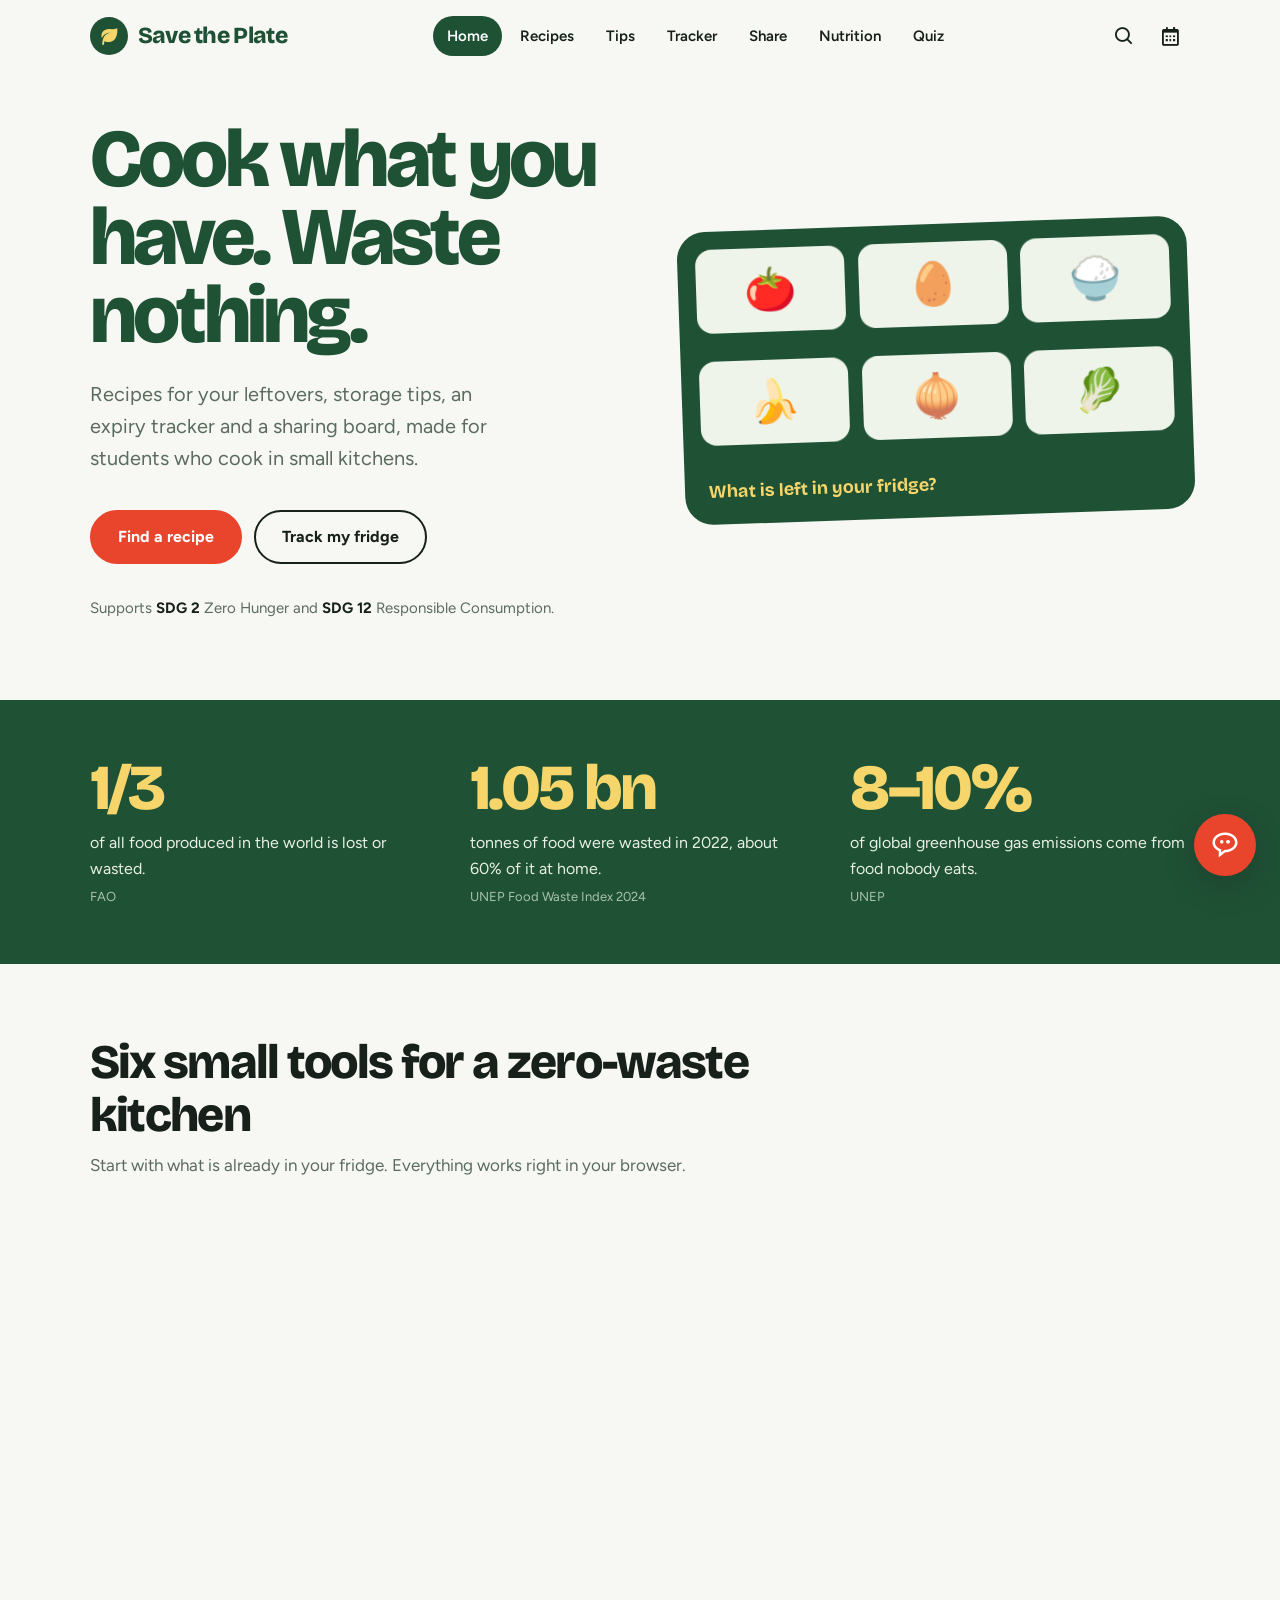
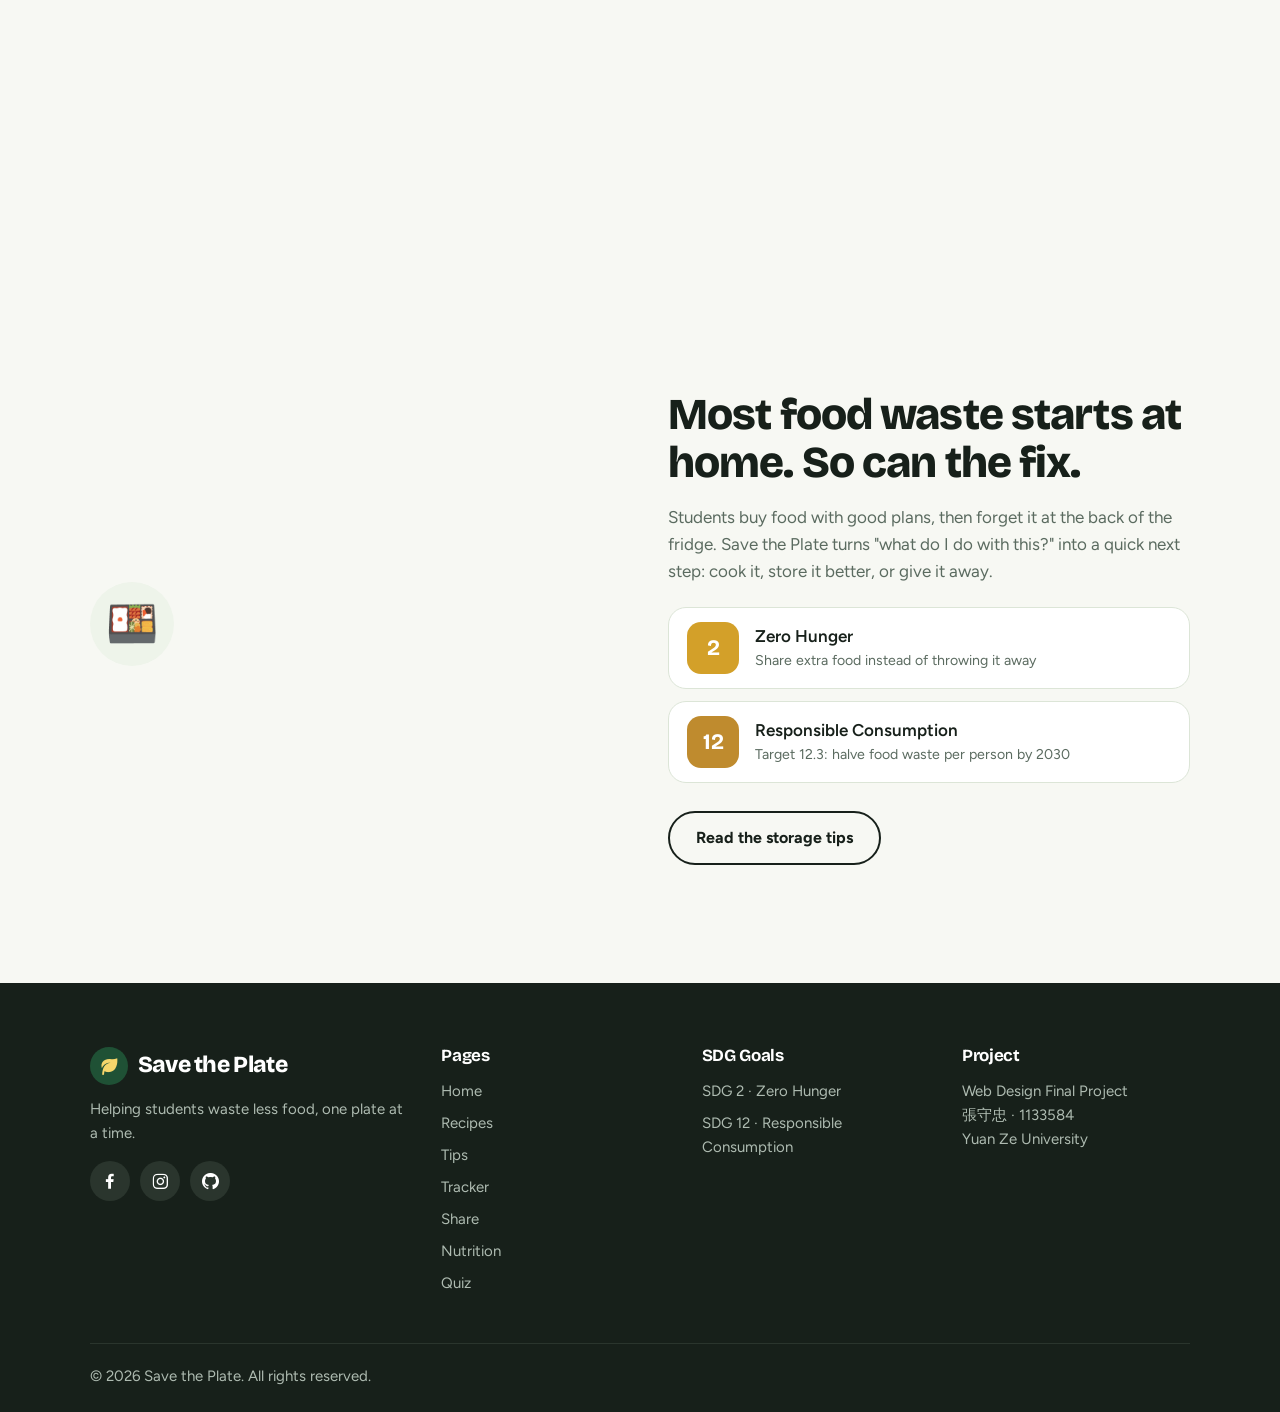
<file: index.html>
<!DOCTYPE html>
<html lang="en">
<head>
    <meta charset="UTF-8">
    <meta name="viewport" content="width=device-width, initial-scale=1.0">
    <title>Save the Plate - Home</title>
    <link rel="stylesheet" href="https://unpkg.com/boxicons@2.1.4/css/boxicons.min.css">
    <link rel="stylesheet" href="style.css?v=5">
    <script src="photos.js?v=5"></script>
</head>
<body>

<header class="header">
    <a href="index.html" class="logo"><i class='bx bxs-leaf'></i>Save the Plate</a>
    <nav class="navbar">
        <a href="index.html" class="active">Home</a>
        <a href="recipes.html">Recipes</a>
        <a href="tips.html">Tips</a>
        <a href="tracker.html">Tracker</a>
        <a href="share.html">Share</a>
        <a href="nutrition.html">Nutrition</a>
        <a href="quiz.html">Quiz</a>
    </nav>
    <div class="icons">
        <a href="recipes.html" class='bx bx-search' title="Find recipes"></a>
        <a href="tracker.html" class='bx bx-calendar' title="Expiry tracker"></a>
        <div class='bx bx-menu' id="menu-icon"></div>
    </div>
</header>

<!-- HERO -->
<section class="hero">
    <div>
        <h1>Cook what you have. Waste nothing.</h1>
        <p class="lead">Recipes for your leftovers, storage tips, an expiry tracker and a sharing board, made for students who cook in small kitchens.</p>
        <a href="recipes.html" class="btn">Find a recipe</a>
        <a href="tracker.html" class="btn outline">Track my fridge</a>
        <p class="hero-note">Supports <b>SDG 2</b> Zero Hunger and <b>SDG 12</b> Responsible Consumption.</p>
    </div>
    <div class="crate" id="crate" aria-label="Photos of everyday ingredients">
    </div>
</section>

<!-- NUMBERS -->
<section class="band">
    <div>
        <div class="big-number">1/3</div>
        <p>of all food produced in the world is lost or wasted.</p>
        <small>FAO</small>
    </div>
    <div>
        <div class="big-number">1.05 bn</div>
        <p>tonnes of food were wasted in 2022, about 60% of it at home.</p>
        <small>UNEP Food Waste Index 2024</small>
    </div>
    <div>
        <div class="big-number">8–10%</div>
        <p>of global greenhouse gas emissions come from food nobody eats.</p>
        <small>UNEP</small>
    </div>
</section>

<!-- TOOLS -->
<section id="features">
    <div class="heading">
        <h2>Six small tools for a zero-waste kitchen</h2>
        <p>Start with what is already in your fridge. Everything works right in your browser.</p>
    </div>
    <div class="bento">
        <a href="recipes.html" class="tile big">
            <i class='bx bx-dish'></i>
            <div class="stack" id="stack"></div>
            <h3>Leftover recipes</h3>
            <p>Tick the ingredients you have and get meals you can cook tonight, best matches first.</p>
        </a>
        <a href="tips.html" class="tile">
            <i class='bx bx-cabinet'></i>
            <h3>Storage tips</h3>
            <p>How long food lasts, and where to keep it.</p>
        </a>
        <a href="tracker.html" class="tile">
            <i class='bx bx-calendar-exclamation'></i>
            <h3>Expiry tracker</h3>
            <p>See what to eat first, before it goes bad.</p>
        </a>
        <a href="share.html" class="tile">
            <i class='bx bx-donate-heart'></i>
            <h3>Food sharing</h3>
            <p>Give extra food to students nearby.</p>
        </a>
        <a href="nutrition.html" class="tile">
            <i class='bx bx-bowl-rice'></i>
            <h3>Nutrition diary</h3>
            <p>Calories and macros, so you cook just enough.</p>
        </a>
        <a href="quiz.html" class="tile yellow" style="grid-column: 1 / -1; min-height: 150px;">
            <i class='bx bx-brain'></i>
            <h3>How much do you know about food waste?</h3>
            <p>Take the 7-question quiz and learn a fact with every answer.</p>
        </a>
    </div>
</section>

<!-- ABOUT / SDG -->
<section class="about" id="about">
    <div id="aboutPhoto"></div>
    <div>
        <h2>Most food waste starts at home. So can the fix.</h2>
        <p>Students buy food with good plans, then forget it at the back of the fridge. Save the Plate turns "what do I do with this?" into a quick next step: cook it, store it better, or give it away.</p>
        <div class="goals">
            <div class="goal g2"><b>2</b><span>Zero Hunger<small>Share extra food instead of throwing it away</small></span></div>
            <div class="goal g12"><b>12</b><span>Responsible Consumption<small>Target 12.3: halve food waste per person by 2030</small></span></div>
        </div>
        <a href="tips.html" class="btn outline">Read the storage tips</a>
    </div>
</section>

<footer class="footer">
    <div class="footer-grid">
        <div>
            <a href="index.html" class="logo"><i class='bx bxs-leaf'></i>Save the Plate</a>
            <p>Helping students waste less food, one plate at a time.</p>
            <div class="social">
                <a href="#"><i class='bx bxl-facebook'></i></a>
                <a href="#"><i class='bx bxl-instagram'></i></a>
                <a href="#"><i class='bx bxl-github'></i></a>
            </div>
        </div>
        <div>
            <h4>Pages</h4>
            <a href="index.html">Home</a>
            <a href="recipes.html">Recipes</a>
            <a href="tips.html">Tips</a>
            <a href="tracker.html">Tracker</a>
            <a href="share.html">Share</a>
            <a href="nutrition.html">Nutrition</a>
            <a href="quiz.html">Quiz</a>
        </div>
        <div>
            <h4>SDG Goals</h4>
            <a href="#about">SDG 2 · Zero Hunger</a>
            <a href="#about">SDG 12 · Responsible Consumption</a>
        </div>
        <div>
            <h4>Project</h4>
            <p>Web Design Final Project</p>
            <p>張守忠 · 1133584</p>
            <p>Yuan Ze University</p>
        </div>
    </div>
    <p class="copyright">© 2026 Save the Plate. All rights reserved.</p>
</footer>

<script>
    // Ingredient photos for the hero crate and the recipes tile
    document.getElementById("crate").innerHTML =
        ["tomato", "egg", "rice", "banana", "onion", "cabbage"].map(function (k) {
            return photoTag(k, "crate-photo", 360);
        }).join("") + '<div class="crate-label">What is left in your fridge?</div>';
    document.getElementById("stack").innerHTML =
        ["rice", "egg", "tomato"].map(function (k) { return photoTag(k, "stack-photo", 200); }).join("");
    document.getElementById("aboutPhoto").innerHTML = photoTag("meal", "about-photo", 900);
</script>
<script src="script.js?v=5"></script>
<script src="chatbot.js?v=5"></script>
</body>
</html>
</file>
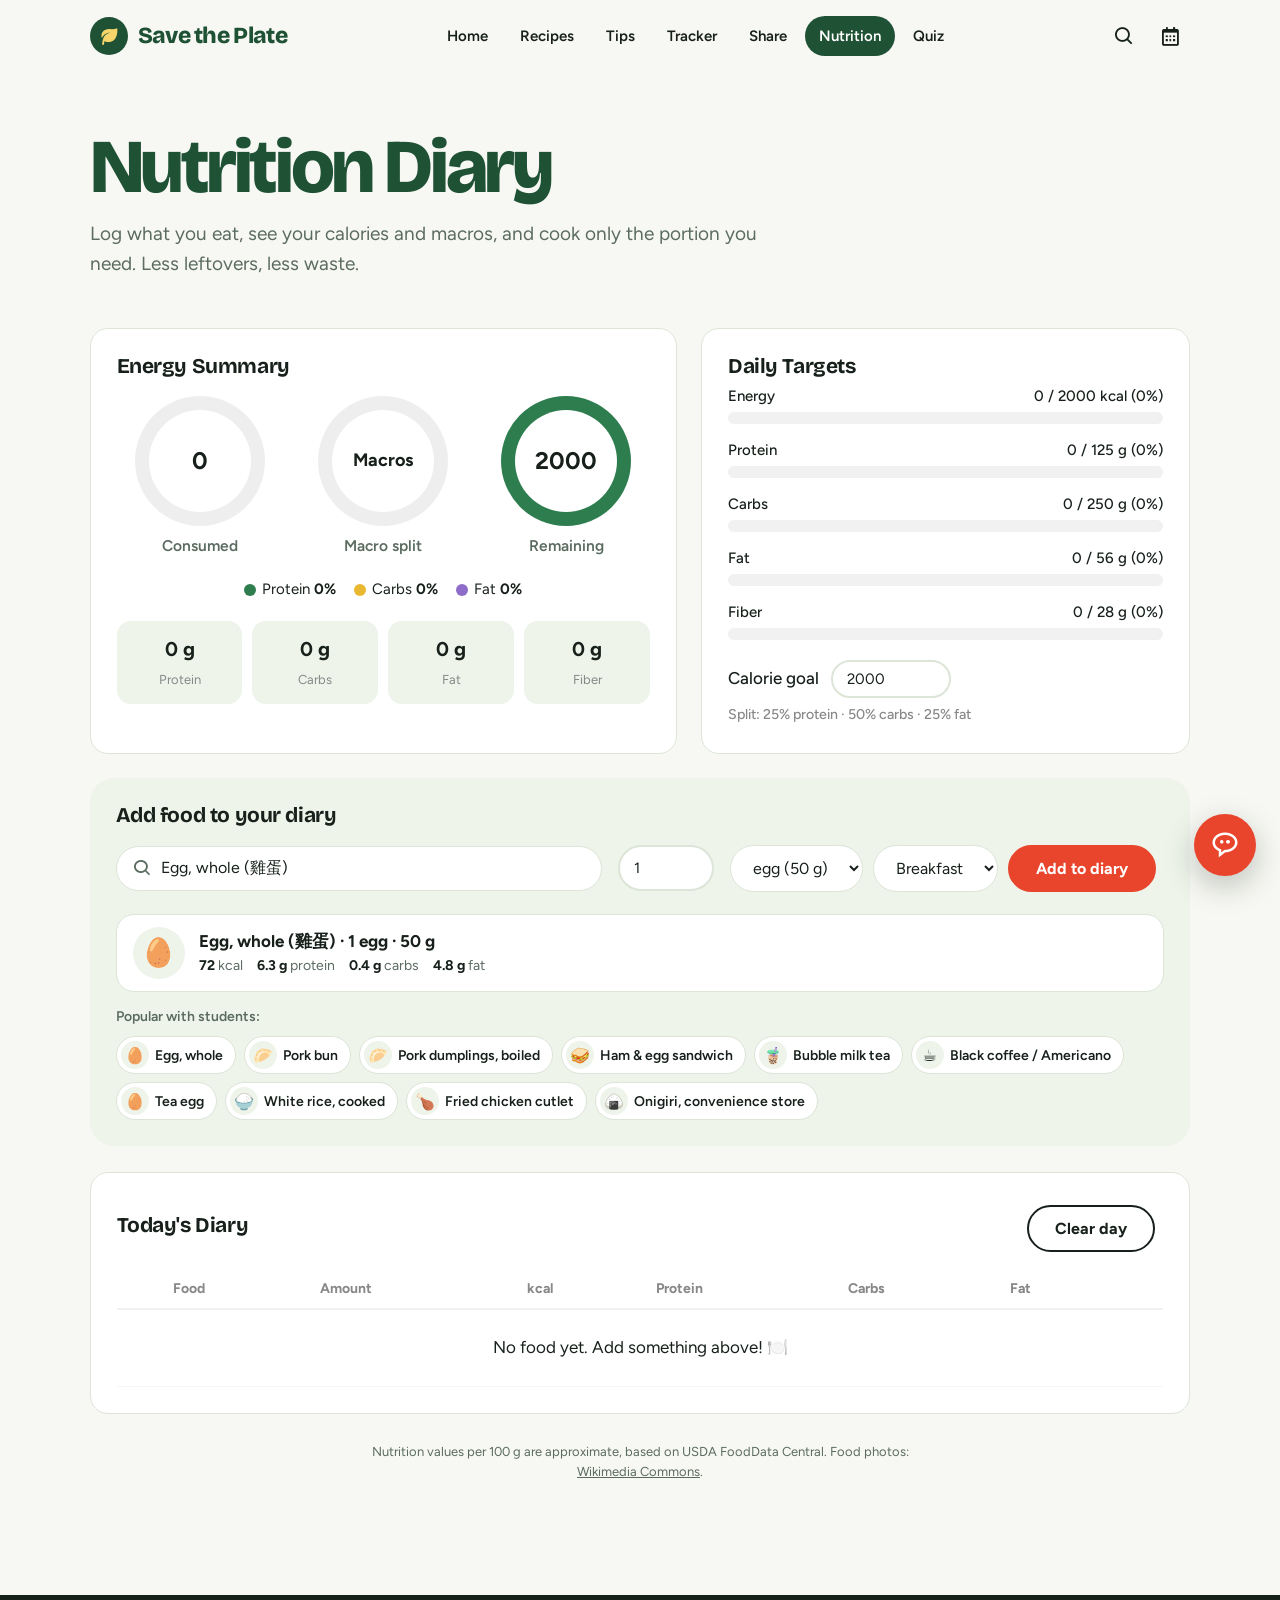
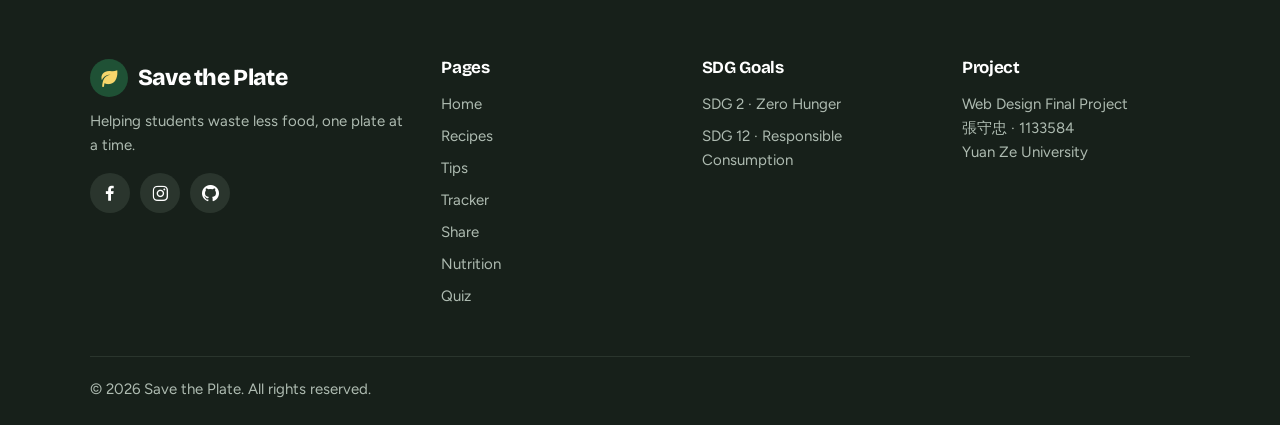
<file: nutrition.html>
<!DOCTYPE html>
<html lang="en">
<head>
    <meta charset="UTF-8">
    <meta name="viewport" content="width=device-width, initial-scale=1.0">
    <title>Save the Plate - Nutrition Diary</title>
    <link rel="stylesheet" href="https://unpkg.com/boxicons@2.1.4/css/boxicons.min.css">
    <link rel="stylesheet" href="style.css?v=5">
    <script src="photos.js?v=5"></script>
    <script src="foods.js?v=5"></script>
</head>
<body>

<header class="header">
    <a href="index.html" class="logo"><i class='bx bxs-leaf'></i>Save the Plate</a>
    <nav class="navbar">
        <a href="index.html">Home</a>
        <a href="recipes.html">Recipes</a>
        <a href="tips.html">Tips</a>
        <a href="tracker.html">Tracker</a>
        <a href="share.html">Share</a>
        <a href="nutrition.html" class="active">Nutrition</a>
        <a href="quiz.html">Quiz</a>
    </nav>
    <div class="icons">
        <a href="recipes.html" class='bx bx-search' title="Find recipes"></a>
        <a href="tracker.html" class='bx bx-calendar' title="Expiry tracker"></a>
        <div class='bx bx-menu' id="menu-icon"></div>
    </div>
</header>

<section class="page-banner">
    <h1>Nutrition Diary</h1>
    <p>Log what you eat, see your calories and macros, and cook only the portion you need. Less leftovers, less waste.</p>
</section>

<section>
    <!-- ===== Energy summary ===== -->
    <div class="nut-top">
        <div class="card nut-summary">
            <h3>Energy Summary</h3>
            <div class="rings">
                <div class="ring-box">
                    <div class="ring" id="ringConsumed"><span id="kcalConsumed">0</span></div>
                    <p>Consumed</p>
                </div>
                <div class="ring-box">
                    <div class="ring" id="ringMacro"><span id="kcalMacro" style="font-size:18px">Macros</span></div>
                    <p>Macro split</p>
                </div>
                <div class="ring-box">
                    <div class="ring" id="ringLeft"><span id="kcalLeft">2000</span></div>
                    <p>Remaining</p>
                </div>
            </div>
            <div class="legend">
                <span><i class="dot" style="background:#2E7D4F"></i>Protein <b id="pctP">0%</b></span>
                <span><i class="dot" style="background:#E9B730"></i>Carbs <b id="pctC">0%</b></span>
                <span><i class="dot" style="background:#8e6cc9"></i>Fat <b id="pctF">0%</b></span>
            </div>
            <div class="macro-tiles">
                <div><b id="gP">0 g</b><span>Protein</span></div>
                <div><b id="gC">0 g</b><span>Carbs</span></div>
                <div><b id="gF">0 g</b><span>Fat</span></div>
                <div><b id="gFib">0 g</b><span>Fiber</span></div>
            </div>
        </div>

        <div class="card nut-targets">
            <h3>Daily Targets</h3>
            <div id="bars"></div>
            <div class="target-edit">
                <label>Calorie goal
                    <input type="number" id="goal" min="1000" max="5000" step="50" value="2000" oninput="setGoal()">
                </label>
                <small>Split: 25% protein · 50% carbs · 25% fat</small>
            </div>
        </div>
    </div>

    <!-- ===== Add food ===== -->
    <div class="form-box add-box">
        <h3>Add food to your diary</h3>
        <div class="add-row">
            <div class="search-wrap">
                <i class='bx bx-search' aria-hidden="true"></i>
                <input type="text" id="foodSearch" placeholder="Search: egg, 肉包, bubble tea, sandwich…" autocomplete="off"
                       role="combobox" aria-expanded="false" aria-controls="foodResults" aria-label="Search food">
                <ul id="foodResults" class="results" role="listbox"></ul>
            </div>
            <input type="number" id="qty" min="0.25" max="2000" step="0.25" value="1" aria-label="Amount">
            <select id="unit" aria-label="Unit"></select>
            <select id="meal" aria-label="Meal">
                <option>Breakfast</option>
                <option>Lunch</option>
                <option>Dinner</option>
                <option>Snacks</option>
            </select>
            <button class="btn" onclick="addEntry()">Add to diary</button>
        </div>
        <div class="picked" id="picked"></div>
        <p id="error" class="missing"></p>
        <div class="popular">
            <span>Popular with students:</span>
            <div id="popular"></div>
        </div>
    </div>

    <!-- ===== Diary ===== -->
    <div class="card">
        <div class="diary-head">
            <h3>Today's Diary</h3>
            <button class="btn outline" onclick="clearDiary()">Clear day</button>
        </div>
        <table class="diary">
            <thead>
                <tr><th></th><th>Food</th><th>Amount</th><th>kcal</th><th>Protein</th><th>Carbs</th><th>Fat</th><th></th></tr>
            </thead>
            <tbody id="diary"></tbody>
        </table>
    </div>

    <p class="credit">Nutrition values per 100 g are approximate, based on USDA FoodData Central. Food photos: <a href="https://commons.wikimedia.org" target="_blank">Wikimedia Commons</a>.</p>
</section>

<style>
    .nut-top { display: grid; grid-template-columns: 1.2fr 1fr; gap: 24px; margin-bottom: 24px; }
    .rings { display: flex; justify-content: space-around; flex-wrap: wrap; gap: 16px; margin: 18px 0; }
    .ring-box { text-align: center; }
    .ring {
        width: 130px; height: 130px; border-radius: 50%;
        display: flex; align-items: center; justify-content: center;
        background: conic-gradient(#E8452C 0deg, #eee 0deg);
        position: relative; transition: background 0.5s;
    }
    .ring::before { content: ""; position: absolute; inset: 14px; background: #fff; border-radius: 50%; }
    .ring span { position: relative; font-size: 24px; font-weight: 700; color: #17201A; }
    .ring-box p { margin-top: 8px; font-weight: 600; }
    .legend { display: flex; justify-content: center; gap: 18px; flex-wrap: wrap; font-size: 15px; }
    .dot { display: inline-block; width: 12px; height: 12px; border-radius: 50%; margin-right: 6px; vertical-align: middle; }
    .bar-row { margin-bottom: 14px; }
    .bar-label { display: flex; justify-content: space-between; font-size: 15px; font-weight: 500; }
    .bar { height: 12px; background: #f1f1f1; border-radius: 10px; overflow: hidden; margin-top: 4px; }
    .bar div { height: 100%; border-radius: 10px; transition: width 0.6s; }
    .target-edit { margin-top: 10px; font-weight: 500; }
    .target-edit input { width: 120px; padding: 8px 14px; font-size: 15px; border: 2px solid #DCE5D7; border-radius: 30px; margin-left: 8px; outline: none; }
    .target-edit input:focus { border-color: #E8452C; }
    .macro-tiles { display: grid; grid-template-columns: repeat(4, 1fr); gap: 10px; margin-top: 20px; }
    .macro-tiles div { background: #EEF4EA; border-radius: 14px; padding: 12px; text-align: center; }
    .macro-tiles b { display: block; font-size: 20px; color: #17201A; }
    .macro-tiles span { font-size: 13px; color: #888; }
    .target-edit small { display: block; color: #888; }
    .form-box input[type="number"] { padding: 12px 14px; font-size: 15px; border: 2px solid #DCE5D7; border-radius: 30px; width: 100px; margin: 6px; outline: none; }
    .preview { font-weight: 500; color: #2E7D4F; margin-top: 8px; }
    .diary-head { display: flex; justify-content: space-between; align-items: center; }
    .diary { width: 100%; border-collapse: collapse; margin-top: 12px; }
    .diary th { text-align: left; font-size: 14px; color: #888; padding: 8px; border-bottom: 2px solid #f1f1f1; }
    .diary td { padding: 8px; border-bottom: 1px solid #f5f5f5; }
    .diary .meal-row td { background: #EEF4EA; font-weight: 600; color: #1F5135; }
    .diary-photo { width: 44px; height: 44px; border-radius: 50%; object-fit: cover; display: block; }
    .diary .emoji { width: 44px; height: 44px; font-size: 24px; margin: 0; }
    .diary tfoot td, .total-row td { font-weight: 700; color: #17201A; border-top: 2px solid #f1f1f1; }
    @media (max-width: 840px) {
        .nut-top { grid-template-columns: 1fr; }
        .rings { flex-wrap: nowrap; gap: 6px; }
        .ring { width: 86px; height: 86px; }
        .ring::before { inset: 10px; }
        .ring span { font-size: 16px; }
        #kcalMacro { font-size: 12px !important; }
        .ring-box p { font-size: 13px; }
        .macro-tiles { grid-template-columns: repeat(2, 1fr); }
        .diary { font-size: 13px; }
        .diary th:nth-child(5), .diary td:nth-child(5),
        .diary th:nth-child(6), .diary td:nth-child(6),
        .diary th:nth-child(7), .diary td:nth-child(7) { display: none; }
    }
    .add-box h3 { margin-bottom: 12px; }
    .add-row { display: flex; flex-wrap: wrap; gap: 10px; align-items: center; }
    .add-row input, .add-row select { margin: 0; }
    .add-row #qty { width: 96px; }
    .search-wrap { position: relative; flex: 1 1 320px; }
    .search-wrap > i { position: absolute; left: 16px; top: 50%; transform: translateY(-50%); font-size: 20px; color: var(--muted); pointer-events: none; }
    .search-wrap input { width: 100%; padding-left: 44px; }
    .results { position: absolute; z-index: 50; left: 0; right: 0; top: calc(100% + 6px); list-style: none; background: #fff;
        border: 1px solid var(--line); border-radius: 18px; box-shadow: 0 16px 40px rgba(23,32,26,.14); padding: 6px; max-height: 360px; overflow-y: auto; display: none; }
    .results.show { display: block; }
    .results li { display: flex; align-items: center; gap: 12px; padding: 8px 10px; border-radius: 12px; cursor: pointer; }
    .results li.active, .results li:hover { background: var(--mint); }
    .results li .emoji, .results li img { width: 40px; height: 40px; border-radius: 50%; object-fit: cover; font-size: 22px; margin: 0; flex: none; }
    .results li b { display: block; font-weight: 600; }
    .results li small { color: var(--muted); }
    .results .none { cursor: default; color: var(--muted); }
    .picked { display: flex; align-items: center; gap: 14px; margin-top: 16px; background: #fff; border-radius: 18px; padding: 12px 16px; border: 1px solid var(--line); }
    .picked .emoji, .picked img { width: 52px; height: 52px; border-radius: 50%; object-fit: cover; font-size: 28px; margin: 0; flex: none; }
    .picked b { display: block; }
    .picked .nums { display: flex; flex-wrap: wrap; gap: 6px 14px; color: var(--muted); font-size: 14px; }
    .picked .nums strong { color: var(--ink); }
    .popular { margin-top: 14px; display: flex; flex-wrap: wrap; gap: 8px; align-items: center; }
    .popular > span { font-size: 14px; color: var(--muted); font-weight: 600; margin-right: 4px; }
    .popular > div { display: flex; flex-wrap: wrap; gap: 8px; }
    .popular button { display: inline-flex; align-items: center; gap: 6px; font: 600 14px var(--body); background: #fff; border: 1.5px solid var(--line);
        color: var(--ink); border-radius: 999px; padding: 4px 12px 4px 4px; cursor: pointer; }
    .popular button:hover { border-color: var(--leaf-2); }
    .popular .emoji, .popular img { width: 28px; height: 28px; border-radius: 50%; object-fit: cover; font-size: 16px; margin: 0; }
</style>

<script>

    let goal = 2000;
    let diary = [];
    try {
        diary = JSON.parse(localStorage.getItem("diary")) || [];
        goal = Number(localStorage.getItem("goal")) || 2000;
    } catch (e) {}
    document.getElementById("goal").value = goal;

    function save() {
        try {
            localStorage.setItem("diary", JSON.stringify(diary));
            localStorage.setItem("goal", goal);
        } catch (e) {}
    }

    // Nutrition for an amount in grams
    function calc(key, grams) {
        const f = FOODS[key] || FOODS.rice, k = grams / 100;
        return { kcal: f.kcal * k, p: f.p * k, c: f.c * k, f: f.f * k, fib: f.fib * k };
    }
    const r0 = n => Math.round(n);
    const r1 = n => Math.round(n * 10) / 10;

    // ----- Search -----
    const search = document.getElementById("foodSearch");
    const results = document.getElementById("foodResults");
    const qtyBox = document.getElementById("qty");
    const unitBox = document.getElementById("unit");
    let selected = "egg";
    let matches = [];
    let active = -1;

    function findFoods(q) {
        q = q.toLowerCase().trim();
        if (!q) return Object.keys(FOODS).slice(0, 8);
        const parts = q.split(/\s+/);
        return Object.keys(FOODS)
            .filter(k => parts.every(p => FOODS[k].words.includes(p)))
            .sort((a, b) => (FOODS[b].name.toLowerCase().startsWith(q) ? 1 : 0) - (FOODS[a].name.toLowerCase().startsWith(q) ? 1 : 0))
            .slice(0, 8);
    }

    function showResults() {
        matches = findFoods(search.value);
        active = matches.length ? 0 : -1;
        if (!matches.length) {
            results.innerHTML = '<li class="none">No match. Try another word, like "noodles" or "麵".</li>';
        } else {
            results.innerHTML = matches.map(function (k, i) {
                const f = FOODS[k], p = f.portions[0];
                return '<li role="option" id="opt' + i + '" class="' + (i === 0 ? "active" : "") + '" onmousedown="pickFood(\'' + k + '\')">' +
                    foodPic(k, "r-photo") + '<span><b>' + f.name + '</b><small>1 ' + p.one + ' · ' + r0(f.kcal * p.g / 100) + ' kcal</small></span></li>';
            }).join("");
        }
        results.classList.add("show");
        search.setAttribute("aria-expanded", "true");
    }

    function hideResults() {
        results.classList.remove("show");
        search.setAttribute("aria-expanded", "false");
    }

    function pickFood(key) {
        selected = key;
        const f = FOODS[key];
        search.value = f.name;
        unitBox.innerHTML = f.portions.map((p, i) => '<option value="' + i + '">' + p.one + (p.one.includes("ml") ? "" : ' (' + p.g + ' g)') + '</option>').join("") +
                            '<option value="g">grams (g)</option>';
        qtyBox.value = 1;
        hideResults();
        preview();
    }

    search.addEventListener("focus", function () { search.select(); showResults(); });
    search.addEventListener("input", showResults);
    search.addEventListener("blur", function () { setTimeout(hideResults, 120); });
    search.addEventListener("keydown", function (e) {
        if (!results.classList.contains("show")) return;
        const items = results.querySelectorAll("li[role=option]");
        if (e.key === "ArrowDown" || e.key === "ArrowUp") {
            e.preventDefault();
            if (!items.length) return;
            active = (active + (e.key === "ArrowDown" ? 1 : -1) + items.length) % items.length;
            items.forEach((li, i) => li.classList.toggle("active", i === active));
            items[active].scrollIntoView({ block: "nearest" });
        } else if (e.key === "Enter") {
            e.preventDefault();
            if (active >= 0 && matches[active]) pickFood(matches[active]);
        } else if (e.key === "Escape") {
            hideResults();
        }
    });
    unitBox.addEventListener("change", function () {
        qtyBox.value = unitBox.value === "g" ? 100 : 1;
        preview();
    });
    qtyBox.addEventListener("input", preview);

    // grams and a readable label for the current amount
    function amountNow() {
        const qty = Number(qtyBox.value);
        const f = FOODS[selected];
        if (unitBox.value === "g") return { grams: qty, label: qty + " g" };
        const p = f.portions[Number(unitBox.value)];
        const grams = Math.round(qty * p.g);
        const name = qty === 1 ? p.one : p.many;
        return { grams: grams, label: qty + " " + name + (p.one.includes("ml") ? (qty === 1 ? "" : " · " + grams + " ml") : " · " + grams + " g") };
    }

    function preview() {
        const box = document.getElementById("picked");
        const a = amountNow();
        if (!a.grams || a.grams <= 0) { box.innerHTML = ""; return; }
        const n = calc(selected, a.grams);
        box.innerHTML = foodPic(selected, "p-photo") + '<div><b>' + FOODS[selected].name + ' · ' + a.label + '</b>' +
            '<div class="nums"><span><strong>' + r0(n.kcal) + '</strong> kcal</span><span><strong>' + r1(n.p) + ' g</strong> protein</span>' +
            '<span><strong>' + r1(n.c) + ' g</strong> carbs</span><span><strong>' + r1(n.f) + ' g</strong> fat</span></div></div>';
    }

    function addEntry() {
        const a = amountNow();
        const error = document.getElementById("error");
        if (!a.grams || a.grams <= 0 || a.grams > 3000) {
            error.textContent = "Enter an amount, for example 1 egg or 150 g.";
            return;
        }
        error.textContent = "";
        diary.push({ key: selected, grams: a.grams, label: a.label, meal: document.getElementById("meal").value });
        save();
        render();
    }

    // Popular quick picks
    document.getElementById("popular").innerHTML =
        ["egg", "baozi", "dumpling", "hamegg", "bubbletea", "coffee", "teaegg", "rice", "jipai", "onigiri"].map(function (k) {
            return '<button type="button" onclick="pickFood(\'' + k + '\')">' + foodPic(k, "q-photo") + FOODS[k].name.split(" (")[0] + '</button>';
        }).join("");

    function removeEntry(i) { diary.splice(i, 1); save(); render(); }

    function clearDiary() {
        diary = [];
        save();
        render();
    }

    function setGoal() {
        const g = Number(document.getElementById("goal").value);
        if (g >= 1000 && g <= 5000) { goal = g; save(); render(); }
    }

    function ring(id, parts) {
        // parts: [[color, degrees], ...]
        let deg = 0, stops = [];
        parts.forEach(function (p) {
            stops.push(p[0] + " " + deg + "deg " + (deg + p[1]) + "deg");
            deg += p[1];
        });
        stops.push("#eeeeee " + deg + "deg 360deg");
        document.getElementById(id).style.background = "conic-gradient(" + stops.join(",") + ")";
    }

    function render() {
        // ----- totals -----
        const t = { kcal: 0, p: 0, c: 0, f: 0, fib: 0 };
        diary.forEach(function (e) {
            const n = calc(e.key, e.grams);
            for (const k in t) t[k] += n[k];
        });

        document.getElementById("gP").textContent = r0(t.p) + " g";
        document.getElementById("gC").textContent = r0(t.c) + " g";
        document.getElementById("gF").textContent = r0(t.f) + " g";
        document.getElementById("gFib").textContent = r0(t.fib) + " g";

        // ----- rings -----
        const used = Math.min(t.kcal / goal, 1);
        const over = t.kcal > goal;
        document.getElementById("kcalConsumed").textContent = r0(t.kcal);
        ring("ringConsumed", [[over ? "#e53935" : "#E8452C", used * 360]]);

        const left = goal - t.kcal;
        document.getElementById("kcalLeft").textContent = r0(Math.abs(left));
        document.getElementById("kcalLeft").style.color = left < 0 ? "#e53935" : "#17201A";
        ring("ringLeft", [["#2E7D4F", Math.max(left, 0) / goal * 360]]);

        const pK = t.p * 4, cK = t.c * 4, fK = t.f * 9, sum = pK + cK + fK;
        if (sum > 0) {
            ring("ringMacro", [["#2E7D4F", pK / sum * 360], ["#E9B730", cK / sum * 360], ["#8e6cc9", fK / sum * 360]]);
            document.getElementById("pctP").textContent = r0(pK / sum * 100) + "%";
            document.getElementById("pctC").textContent = r0(cK / sum * 100) + "%";
            document.getElementById("pctF").textContent = r0(fK / sum * 100) + "%";
        } else {
            ring("ringMacro", []);
            ["pctP", "pctC", "pctF"].forEach(function (id) { document.getElementById(id).textContent = "0%"; });
        }

        // ----- target bars (25% protein, 50% carbs, 25% fat) -----
        const targets = [
            { name: "Energy",  val: t.kcal, max: goal,              unit: "kcal", color: "#1F5135" },
            { name: "Protein", val: t.p,    max: goal * 0.25 / 4,   unit: "g",    color: "#2E7D4F" },
            { name: "Carbs",   val: t.c,    max: goal * 0.50 / 4,   unit: "g",    color: "#E9B730" },
            { name: "Fat",     val: t.f,    max: goal * 0.25 / 9,   unit: "g",    color: "#8e6cc9" },
            { name: "Fiber",   val: t.fib,  max: 28,                unit: "g",    color: "#66bb6a" }
        ];
        document.getElementById("bars").innerHTML = targets.map(function (b) {
            const pct = Math.min(b.val / b.max * 100, 100);
            const col = b.val > b.max * 1.05 ? "#e53935" : b.color;
            return '<div class="bar-row"><div class="bar-label"><span>' + b.name + '</span><span>' +
                   r0(b.val) + ' / ' + r0(b.max) + ' ' + b.unit + ' (' + r0(b.val / b.max * 100) + '%)</span></div>' +
                   '<div class="bar"><div style="width:' + pct + '%;background:' + col + '"></div></div></div>';
        }).join("");

        // ----- diary table grouped by meal -----
        const body = document.getElementById("diary");
        if (diary.length === 0) {
            body.innerHTML = '<tr><td colspan="8" style="text-align:center;padding:24px">No food yet. Add something above! 🍽️</td></tr>';
            return;
        }
        let html = "";
        ["Breakfast", "Lunch", "Dinner", "Snacks"].forEach(function (meal) {
            const rows = diary.map(function (e, i) { return { e: e, i: i }; }).filter(function (x) { return x.e.meal === meal; });
            if (rows.length === 0) return;
            html += '<tr class="meal-row"><td colspan="8">' + meal + '</td></tr>';
            rows.forEach(function (x) {
                const n = calc(x.e.key, x.e.grams);
                html += '<tr><td>' + foodPic(x.e.key, "diary-photo") + '</td>' +
                        '<td>' + (FOODS[x.e.key] ? FOODS[x.e.key].name : x.e.key) + '</td><td>' + (x.e.label || x.e.grams + ' g') + '</td>' +
                        '<td>' + r0(n.kcal) + '</td><td>' + r1(n.p) + ' g</td><td>' + r1(n.c) + ' g</td><td>' + r1(n.f) + ' g</td>' +
                        '<td><button class="delete" onclick="removeEntry(' + x.i + ')" title="Remove">✕</button></td></tr>';
            });
        });
        html += '<tr class="total-row"><td></td><td>Total</td><td></td><td>' + r0(t.kcal) + '</td><td>' + r1(t.p) +
                ' g</td><td>' + r1(t.c) + ' g</td><td>' + r1(t.f) + ' g</td><td></td></tr>';
        body.innerHTML = html;
    }

    pickFood("egg");
    render();
</script>

<footer class="footer">
    <div class="footer-grid">
        <div>
            <a href="index.html" class="logo"><i class='bx bxs-leaf'></i>Save the Plate</a>
            <p>Helping students waste less food, one plate at a time.</p>
            <div class="social">
                <a href="#"><i class='bx bxl-facebook'></i></a>
                <a href="#"><i class='bx bxl-instagram'></i></a>
                <a href="#"><i class='bx bxl-github'></i></a>
            </div>
        </div>
        <div>
            <h4>Pages</h4>
            <a href="index.html">Home</a>
            <a href="recipes.html">Recipes</a>
            <a href="tips.html">Tips</a>
            <a href="tracker.html">Tracker</a>
            <a href="share.html">Share</a>
            <a href="nutrition.html">Nutrition</a>
            <a href="quiz.html">Quiz</a>
        </div>
        <div>
            <h4>SDG Goals</h4>
            <a href="index.html#about">SDG 2 · Zero Hunger</a>
            <a href="index.html#about">SDG 12 · Responsible Consumption</a>
        </div>
        <div>
            <h4>Project</h4>
            <p>Web Design Final Project</p>
            <p>張守忠 · 1133584</p>
            <p>Yuan Ze University</p>
        </div>
    </div>
    <p class="copyright">© 2026 Save the Plate. All rights reserved.</p>
</footer>

<script src="script.js?v=5"></script>
<script src="chatbot.js?v=5"></script>
</body>
</html>
</file>
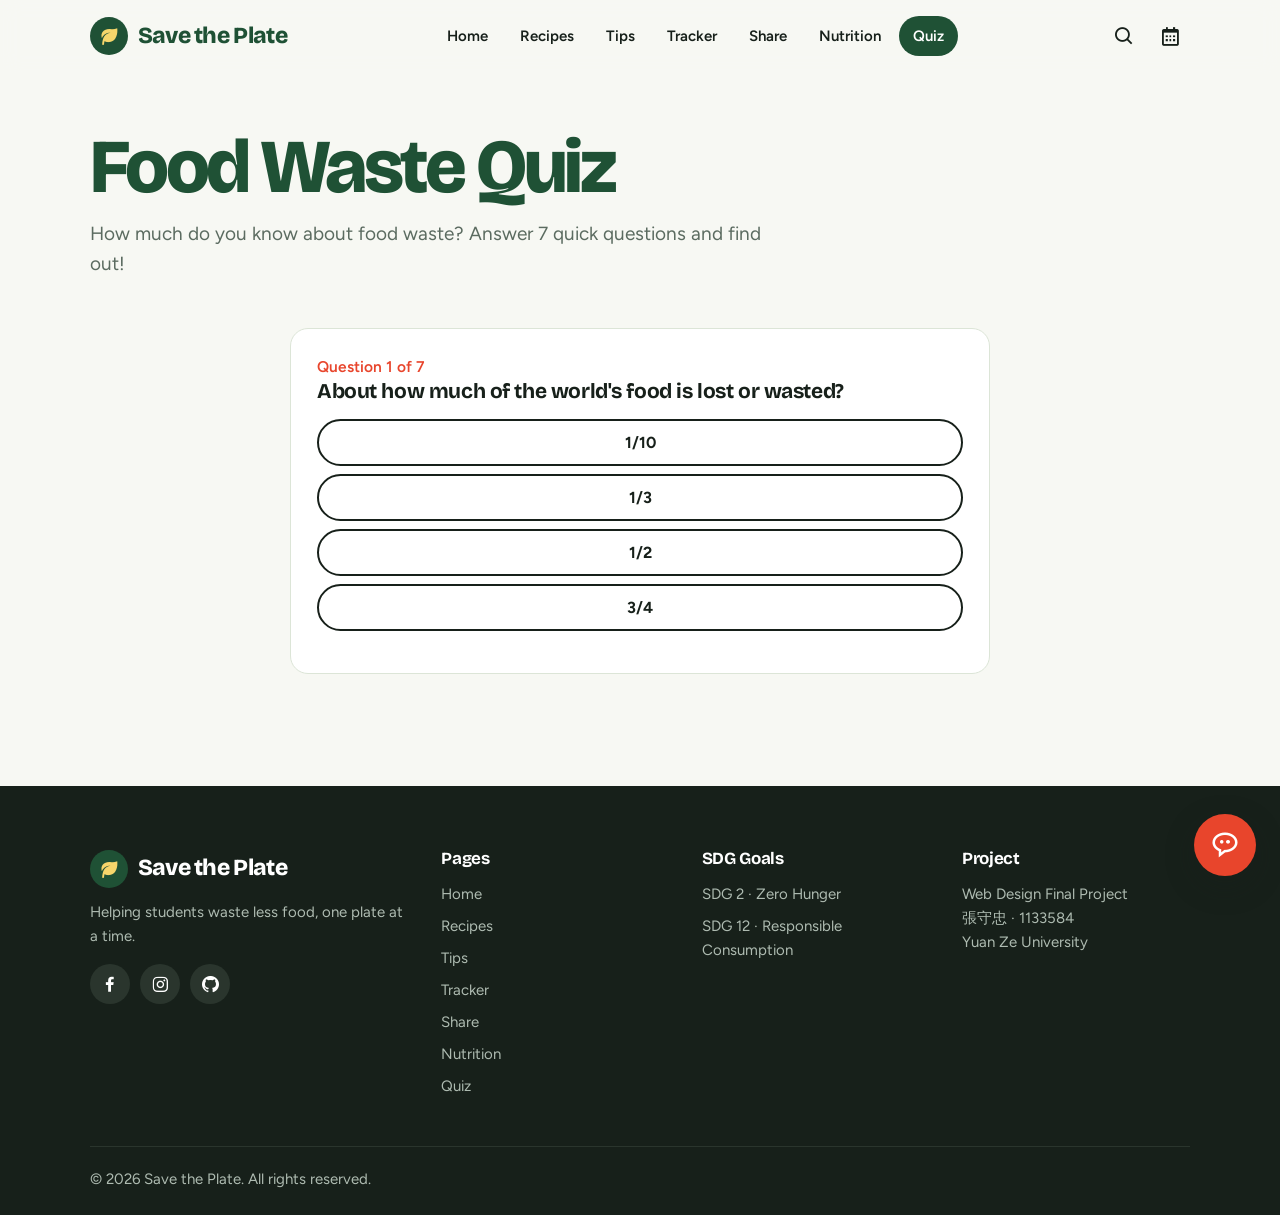
<file: quiz.html>
<!DOCTYPE html>
<html lang="en">
<head>
    <meta charset="UTF-8">
    <meta name="viewport" content="width=device-width, initial-scale=1.0">
    <title>Save the Plate - Food Waste Quiz</title>
    <link rel="stylesheet" href="https://unpkg.com/boxicons@2.1.4/css/boxicons.min.css">
    <link rel="stylesheet" href="style.css?v=5">
</head>
<body>

<header class="header">
    <a href="index.html" class="logo"><i class='bx bxs-leaf'></i>Save the Plate</a>
    <nav class="navbar">
        <a href="index.html">Home</a>
        <a href="recipes.html">Recipes</a>
        <a href="tips.html">Tips</a>
        <a href="tracker.html">Tracker</a>
        <a href="share.html">Share</a>
        <a href="nutrition.html">Nutrition</a>
        <a href="quiz.html" class="active">Quiz</a>
    </nav>
    <div class="icons">
        <a href="recipes.html" class='bx bx-search' title="Find recipes"></a>
        <a href="tracker.html" class='bx bx-calendar' title="Expiry tracker"></a>
        <div class='bx bx-menu' id="menu-icon"></div>
    </div>
</header>

<section class="page-banner">
    <h1>Food Waste Quiz</h1>
    <p>How much do you know about food waste? Answer 7 quick questions and find out!</p>
</section>

<section>
    <div class="card" id="quiz" style="max-width:700px;margin:auto">
        <p id="progress" style="color:#E8452C;font-weight:600"></p>
        <h3 id="question"></h3>
        <div id="options" style="margin:16px 0"></div>
        <p id="feedback"></p>
        <button class="btn" id="next" onclick="nextQuestion()" style="display:none">Next</button>
    </div>
</section>

<script>
    const questions = [
        { q: "About how much of the world's food is lost or wasted?",
          options: ["1/10", "1/3", "1/2", "3/4"], answer: 1,
          info: "About one third of all food produced is lost or wasted (FAO)." },
        { q: "Where does most food waste happen?",
          options: ["Farms", "Restaurants", "Homes", "Supermarkets"], answer: 2,
          info: "About 60% of wasted food comes from households (UNEP Food Waste Index 2024)." },
        { q: "Which SDG target aims to halve food waste per person by 2030?",
          options: ["Target 2.1", "Target 12.3", "Target 13.2", "Target 6.1"], answer: 1,
          info: "SDG 12 is Responsible Consumption, and target 12.3 is about halving food waste." },
        { q: "You won't finish your bread in 3 days. What should you do?",
          options: ["Leave it on the table", "Put it in the freezer", "Throw it away", "Put it in the sun"], answer: 1,
          info: "Frozen bread lasts for months. Toast slices straight from the freezer." },
        { q: "\"Best before\" on a label means...",
          options: ["Dangerous after this date", "Best quality before this date", "Must throw away after", "Date it was made"], answer: 1,
          info: "\"Best before\" is about quality. Food is often still fine after it. \"Use by\" is about safety." },
        { q: "About how much of global greenhouse gas emissions come from food waste?",
          options: ["Less than 1%", "8-10%", "30%", "50%"], answer: 1,
          info: "Food loss and waste cause about 8-10% of global emissions (UNEP)." },
        { q: "Where is the best place to store potatoes?",
          options: ["Fridge", "Freezer", "Cool, dark place", "Next to onions"], answer: 2,
          info: "Keep potatoes in a cool, dark place, away from onions so they last longer." }
    ];

    let current = 0, score = 0;

    function showQuestion() {
        const item = questions[current];
        document.getElementById("progress").textContent = "Question " + (current + 1) + " of " + questions.length;
        document.getElementById("question").textContent = item.q;
        document.getElementById("feedback").textContent = "";
        document.getElementById("next").style.display = "none";

        const box = document.getElementById("options");
        box.innerHTML = "";
        item.options.forEach(function (text, i) {
            box.innerHTML += '<button class="btn outline" style="display:block;width:100%;margin:8px 0" onclick="choose(' + i + ')">' + text + '</button>';
        });
    }

    function choose(i) {
        const item = questions[current];
        const buttons = document.querySelectorAll("#options button");
        buttons.forEach(function (b) { b.disabled = true; });

        buttons[item.answer].style.background = "#2E7D4F";
        buttons[item.answer].style.color = "#fff";
        buttons[item.answer].style.borderColor = "#2E7D4F";

        const feedback = document.getElementById("feedback");
        if (i === item.answer) {
            score++;
            feedback.innerHTML = '<span class="match">Correct!</span> ' + item.info;
        } else {
            buttons[i].style.background = "#e53935";
            buttons[i].style.color = "#fff";
            buttons[i].style.borderColor = "#e53935";
            feedback.innerHTML = '<span class="missing">Not quite.</span> ' + item.info;
        }
        document.getElementById("next").style.display = "inline-block";
    }

    function nextQuestion() {
        current++;
        if (current < questions.length) {
            showQuestion();
        } else {
            let message = score >= 6 ? "Food Saving Hero! 🏆" : score >= 4 ? "Good job! 👍" : "Keep learning! 🌱";
            document.getElementById("quiz").innerHTML =
                '<div class="center"><div class="emoji" style="margin:0 auto 14px">🍽️</div>' +
                '<h3>You scored ' + score + ' / ' + questions.length + '</h3>' +
                '<p>' + message + '</p>' +
                '<button class="btn" onclick="location.reload()">Try again</button> ' +
                '<a href="recipes.html" class="btn outline">Find recipes</a></div>';
        }
    }

    showQuestion();
</script>

<footer class="footer">
    <div class="footer-grid">
        <div>
            <a href="index.html" class="logo"><i class='bx bxs-leaf'></i>Save the Plate</a>
            <p>Helping students waste less food, one plate at a time.</p>
            <div class="social">
                <a href="#"><i class='bx bxl-facebook'></i></a>
                <a href="#"><i class='bx bxl-instagram'></i></a>
                <a href="#"><i class='bx bxl-github'></i></a>
            </div>
        </div>
        <div>
            <h4>Pages</h4>
            <a href="index.html">Home</a>
            <a href="recipes.html">Recipes</a>
            <a href="tips.html">Tips</a>
            <a href="tracker.html">Tracker</a>
            <a href="share.html">Share</a>
            <a href="nutrition.html">Nutrition</a>
            <a href="quiz.html">Quiz</a>
        </div>
        <div>
            <h4>SDG Goals</h4>
            <a href="index.html#about">SDG 2 · Zero Hunger</a>
            <a href="index.html#about">SDG 12 · Responsible Consumption</a>
        </div>
        <div>
            <h4>Project</h4>
            <p>Web Design Final Project</p>
            <p>張守忠 · 1133584</p>
            <p>Yuan Ze University</p>
        </div>
    </div>
    <p class="copyright">© 2026 Save the Plate. All rights reserved.</p>
</footer>

<script src="script.js?v=5"></script>
<script src="chatbot.js?v=5"></script>
</body>
</html>
</file>
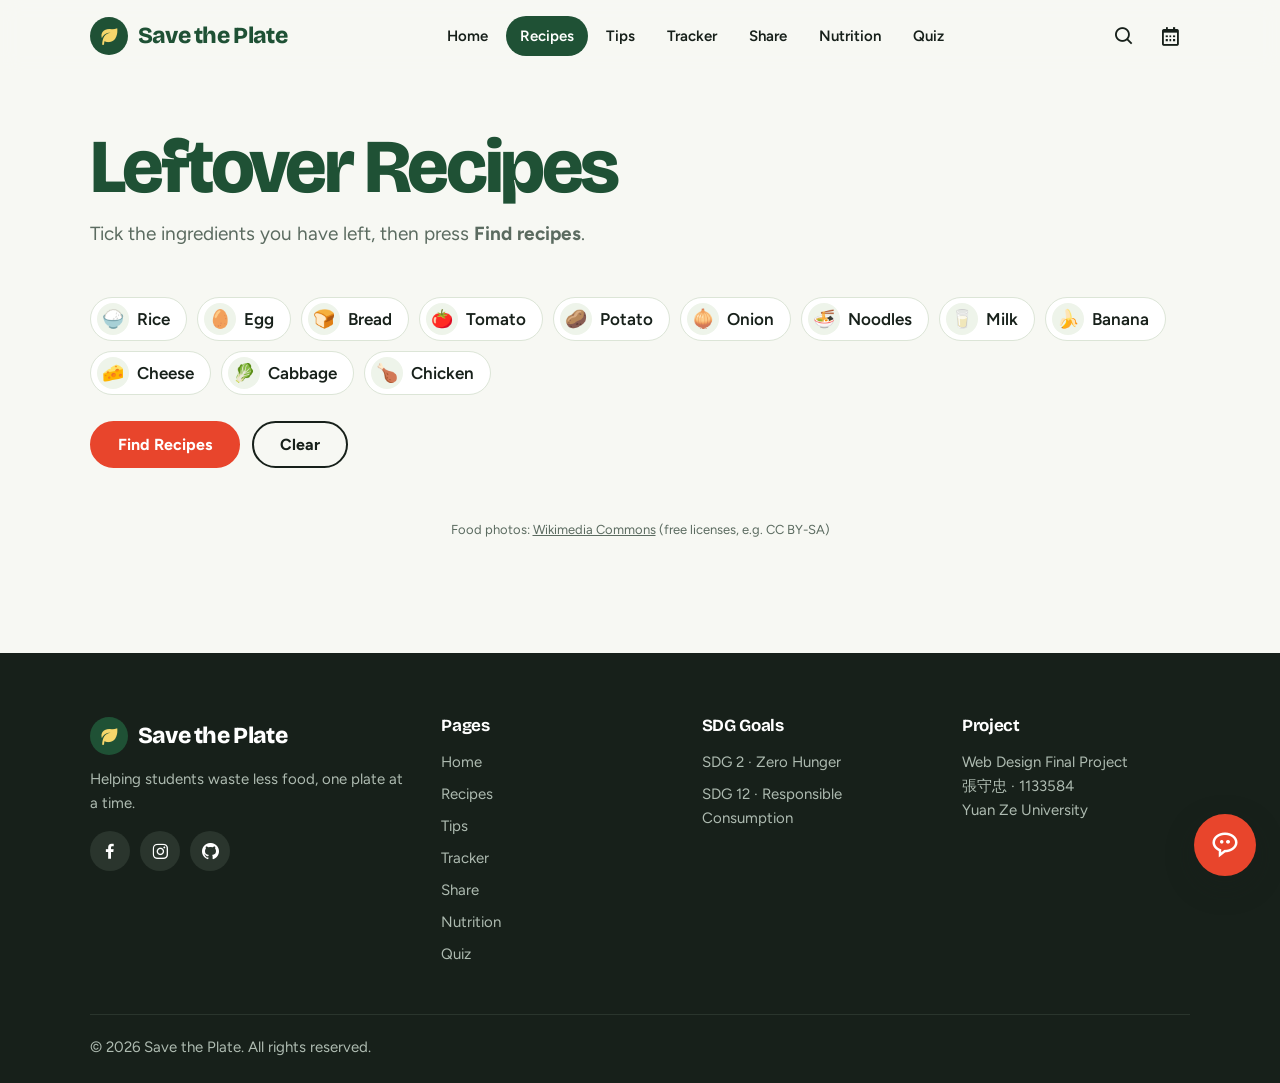
<file: recipes.html>
<!DOCTYPE html>
<html lang="en">
<head>
    <meta charset="UTF-8">
    <meta name="viewport" content="width=device-width, initial-scale=1.0">
    <title>Save the Plate - Leftover Recipes</title>
    <link rel="stylesheet" href="https://unpkg.com/boxicons@2.1.4/css/boxicons.min.css">
    <link rel="stylesheet" href="style.css?v=5">
    <script src="photos.js?v=5"></script>
</head>
<body>

<header class="header">
    <a href="index.html" class="logo"><i class='bx bxs-leaf'></i>Save the Plate</a>
    <nav class="navbar">
        <a href="index.html">Home</a>
        <a href="recipes.html" class="active">Recipes</a>
        <a href="tips.html">Tips</a>
        <a href="tracker.html">Tracker</a>
        <a href="share.html">Share</a>
        <a href="nutrition.html">Nutrition</a>
        <a href="quiz.html">Quiz</a>
    </nav>
    <div class="icons">
        <a href="recipes.html" class='bx bx-search' title="Find recipes"></a>
        <a href="tracker.html" class='bx bx-calendar' title="Expiry tracker"></a>
        <div class='bx bx-menu' id="menu-icon"></div>
    </div>
</header>

<section class="page-banner">
    <h1>Leftover Recipes</h1>
    <p>Tick the ingredients you have left, then press <b>Find recipes</b>.</p>
</section>

<section>

    <div class="ingredients" id="ingredients"></div>
    <div>
        <button class="btn" onclick="findRecipes()">Find Recipes</button>
        <button class="btn outline" onclick="clearAll()">Clear</button>
    </div>

    <p id="message"></p>
    <div class="grid" id="results"></div>
    <p class="credit">Food photos: <a href="https://commons.wikimedia.org" target="_blank">Wikimedia Commons</a> (free licenses, e.g. CC BY-SA)</p>
</section>

<footer class="footer">
    <div class="footer-grid">
        <div>
            <a href="index.html" class="logo"><i class='bx bxs-leaf'></i>Save the Plate</a>
            <p>Helping students waste less food, one plate at a time.</p>
            <div class="social">
                <a href="#"><i class='bx bxl-facebook'></i></a>
                <a href="#"><i class='bx bxl-instagram'></i></a>
                <a href="#"><i class='bx bxl-github'></i></a>
            </div>
        </div>
        <div>
            <h4>Pages</h4>
            <a href="index.html">Home</a>
            <a href="recipes.html">Recipes</a>
            <a href="tips.html">Tips</a>
            <a href="tracker.html">Tracker</a>
            <a href="share.html">Share</a>
            <a href="nutrition.html">Nutrition</a>
            <a href="quiz.html">Quiz</a>
        </div>
        <div>
            <h4>SDG Goals</h4>
            <a href="index.html#about">SDG 2 · Zero Hunger</a>
            <a href="index.html#about">SDG 12 · Responsible Consumption</a>
        </div>
        <div>
            <h4>Project</h4>
            <p>Web Design Final Project</p>
            <p>張守忠 · 1133584</p>
            <p>Yuan Ze University</p>
        </div>
    </div>
    <p class="copyright">© 2026 Save the Plate. All rights reserved.</p>
</footer>

<script>
    // All ingredients a user can choose
    const ingredients = ["rice", "egg", "bread", "tomato", "potato", "onion",
                         "noodles", "milk", "banana", "cheese", "cabbage", "chicken"];

    // Recipe list: name, ingredients needed, short steps
    const recipes = [
        { name: "Egg Fried Rice", emoji: "🍚", needs: ["rice", "egg", "onion"],
          steps: "Fry onion, add cold rice, push aside, scramble egg, mix with soy sauce." },
        { name: "Tomato Egg Stir-fry", emoji: "🍅", needs: ["tomato", "egg"],
          steps: "Scramble eggs, cook tomato until soft, mix together with a little sugar and salt." },
        { name: "French Toast", emoji: "🍞", needs: ["bread", "egg", "milk"],
          steps: "Mix egg and milk, dip old bread, fry both sides until golden." },
        { name: "Banana Pancakes", emoji: "🥞", needs: ["banana", "egg"],
          steps: "Mash a soft banana, mix with egg, fry small pancakes." },
        { name: "Cheesy Potato Bake", emoji: "🧀", needs: ["potato", "cheese", "milk"],
          steps: "Slice potato, pour milk on top, add cheese, bake 30 minutes." },
        { name: "Cabbage Noodle Soup", emoji: "🍜", needs: ["noodles", "cabbage", "onion"],
          steps: "Boil water, add onion and cabbage, cook noodles in the soup." },
        { name: "Chicken Rice Porridge", emoji: "🥣", needs: ["rice", "chicken", "onion"],
          steps: "Boil leftover rice with lots of water, add chicken pieces and onion." },
        { name: "Bread Pudding", emoji: "🍮", needs: ["bread", "milk", "banana"],
          steps: "Tear stale bread, mix with milk and banana, bake 25 minutes." },
        { name: "Potato Pancakes", emoji: "🥔", needs: ["potato", "egg", "onion"],
          steps: "Grate potato and onion, mix with egg, fry flat pancakes." },
        { name: "Chicken Noodle Stir-fry", emoji: "🍝", needs: ["noodles", "chicken", "cabbage"],
          steps: "Fry chicken, add cabbage, then noodles and sauce." }
    ];

    // Make a checkbox for every ingredient
    const box = document.getElementById("ingredients");
    ingredients.forEach(function (item) {
        box.innerHTML += '<label><input type="checkbox" value="' + item + '">' + photoTag(item, 'chip-photo', 120) + item + '</label>';
    });

    function findRecipes() {
        // Get ticked ingredients
        const checked = [];
        document.querySelectorAll("#ingredients input:checked").forEach(function (c) {
            checked.push(c.value);
        });

        const results = document.getElementById("results");
        const message = document.getElementById("message");
        results.innerHTML = "";

        if (checked.length === 0) {
            message.textContent = "Please tick at least one ingredient.";
            return;
        }

        // Count how many needed ingredients the user has
        const found = recipes.map(function (r) {
            const have = r.needs.filter(function (n) { return checked.includes(n); });
            const missing = r.needs.filter(function (n) { return !checked.includes(n); });
            return { recipe: r, have: have.length, missing: missing };
        }).filter(function (x) { return x.have > 0; });

        // Best matches first
        found.sort(function (a, b) { return a.missing.length - b.missing.length; });

        if (found.length === 0) {
            message.textContent = "No recipes found. Try other ingredients.";
            return;
        }
        message.textContent = found.length + " recipe(s) found:";

        found.forEach(function (x) {
            let status = x.missing.length === 0
                ? '<p class="match">You have everything!</p>'
                : '<p class="missing">Missing: ' + x.missing.join(", ") + '</p>';
            results.innerHTML +=
                '<div class="card">' +
                '<div class="photo-row">' + x.recipe.needs.map(function (n) { return photoTag(n, '', 160); }).join('') + '</div>' +
                '<h3>' + x.recipe.name + '</h3>' +
                '<p>Needs: ' + x.recipe.needs.join(", ") + '</p>' +
                status +
                '<p>' + x.recipe.steps + '</p>' +
                '</div>';
        });
    }

    function clearAll() {
        document.querySelectorAll("#ingredients input").forEach(function (c) { c.checked = false; });
        document.getElementById("results").innerHTML = "";
        document.getElementById("message").textContent = "";
    }
</script>

<script src="script.js?v=5"></script>
<script src="chatbot.js?v=5"></script>
</body>
</html>
</file>
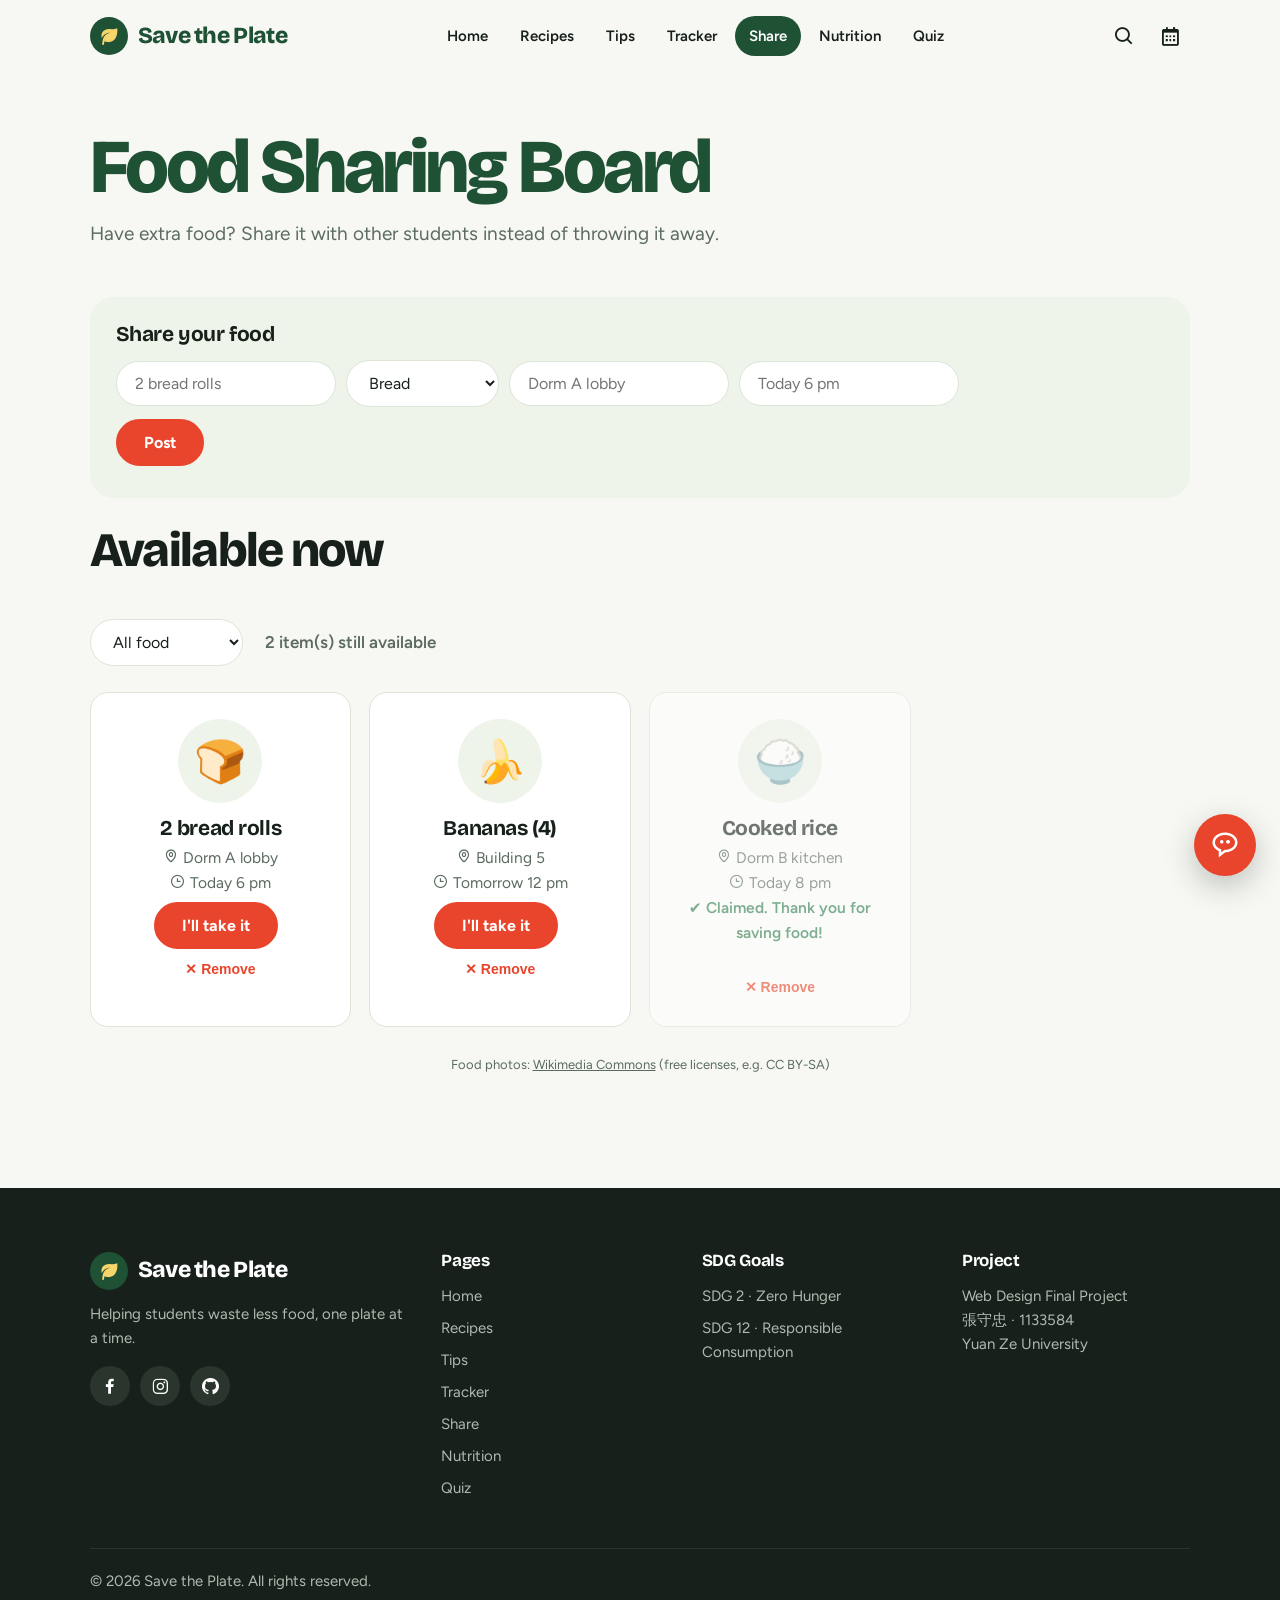
<file: share.html>
<!DOCTYPE html>
<html lang="en">
<head>
    <meta charset="UTF-8">
    <meta name="viewport" content="width=device-width, initial-scale=1.0">
    <title>Save the Plate - Food Sharing</title>
    <link rel="stylesheet" href="https://unpkg.com/boxicons@2.1.4/css/boxicons.min.css">
    <link rel="stylesheet" href="style.css?v=5">
    <script src="photos.js?v=5"></script>
</head>
<body>

<header class="header">
    <a href="index.html" class="logo"><i class='bx bxs-leaf'></i>Save the Plate</a>
    <nav class="navbar">
        <a href="index.html">Home</a>
        <a href="recipes.html">Recipes</a>
        <a href="tips.html">Tips</a>
        <a href="tracker.html">Tracker</a>
        <a href="share.html" class="active">Share</a>
        <a href="nutrition.html">Nutrition</a>
        <a href="quiz.html">Quiz</a>
    </nav>
    <div class="icons">
        <a href="recipes.html" class='bx bx-search' title="Find recipes"></a>
        <a href="tracker.html" class='bx bx-calendar' title="Expiry tracker"></a>
        <div class='bx bx-menu' id="menu-icon"></div>
    </div>
</header>

<section class="page-banner">
    <h1>Food Sharing Board</h1>
    <p>Have extra food? Share it with other students instead of throwing it away.</p>
</section>

<section>
    <div class="form-box">
        <h3 style="color:#17201A;margin-bottom:8px">Share your food</h3>
        <input type="text" id="food" placeholder="2 bread rolls">
        <select id="type">
            <option value="🍞">Bread</option>
            <option value="🍎">Fruit</option>
            <option value="🥬">Vegetables</option>
            <option value="🍚">Cooked meal</option>
            <option value="🥛">Drinks / Dairy</option>
            <option value="🍪">Snacks</option>
        </select>
        <input type="text" id="place" placeholder="Dorm A lobby">
        <input type="text" id="time" placeholder="Today 6 pm">
        <br>
        <button class="btn" onclick="postFood()">Post</button>
        <p id="error" class="missing"></p>
    </div>

    <div class="heading"><span>Available Now</span><h2>Available now</h2></div>
    <div class="filter-row">
        <select id="filter" onchange="showPosts()">
            <option value="all">All food</option>
            <option value="🍞">Bread</option>
            <option value="🍎">Fruit</option>
            <option value="🥬">Vegetables</option>
            <option value="🍚">Cooked meal</option>
            <option value="🥛">Drinks / Dairy</option>
            <option value="🍪">Snacks</option>
        </select>
        <p id="count"></p>
    </div>
    <div class="grid" id="posts"></div>
    <style>.filter-row{display:flex;align-items:center;gap:16px;flex-wrap:wrap;margin-bottom:20px}.filter-row p{color:var(--muted);font-weight:600}</style>
    <p class="credit">Food photos: <a href="https://commons.wikimedia.org" target="_blank">Wikimedia Commons</a> (free licenses, e.g. CC BY-SA)</p>
</section>

<script>
    // Example posts shown the first time
    const examples = [
        { food: "2 bread rolls", type: "🍞", place: "Dorm A lobby", time: "Today 6 pm", taken: false },
        { food: "Bananas (4)", type: "🍎", place: "Building 5", time: "Tomorrow 12 pm", taken: false },
        { food: "Cooked rice", type: "🍚", place: "Dorm B kitchen", time: "Today 8 pm", taken: true }
    ];

    // Load saved posts from the browser
    let posts;
    try {
        posts = JSON.parse(localStorage.getItem("posts")) || examples;
    } catch (e) {
        posts = examples;
    }

    // Pick a photo: first by food name, then by food type
    function pickPhoto(p) {
        const name = p.food.toLowerCase();
        const words = { banana: "banana", bread: "bread", roll: "bread", rice: "rice", apple: "apple",
                        milk: "milk", egg: "egg", tomato: "tomato", potato: "potato", onion: "onion",
                        noodle: "noodles", cheese: "cheese", cabbage: "cabbage", chicken: "chicken" };
        for (const w in words) {
            if (name.includes(w)) return words[w];
        }
        const byType = { "🍞": "bread", "🍎": "apple", "🥬": "cabbage", "🍚": "meal", "🥛": "milk" };
        return byType[p.type];
    }

    function save() {
        try { localStorage.setItem("posts", JSON.stringify(posts)); } catch (e) {}
    }

    function postFood() {
        const food = document.getElementById("food").value.trim();
        const place = document.getElementById("place").value.trim();
        const time = document.getElementById("time").value.trim();
        const error = document.getElementById("error");

        if (food === "" || place === "" || time === "") {
            error.textContent = "Please fill in food, place and pick-up time.";
            return;
        }
        error.textContent = "";

        // Newest post first
        posts.unshift({ food: food, type: document.getElementById("type").value,
                        place: place, time: time, taken: false });
        save();
        document.getElementById("food").value = "";
        document.getElementById("place").value = "";
        document.getElementById("time").value = "";
        showPosts();
    }

    function claim(i) {
        posts[i].taken = true;
        save();
        showPosts();
    }

    function removePost(i) {
        posts.splice(i, 1);
        save();
        showPosts();
    }

    function showPosts() {
        const filter = document.getElementById("filter").value;
        const box = document.getElementById("posts");
        box.innerHTML = "";
        let shown = 0, available = 0;

        posts.forEach(function (p, i) {
            if (!p.taken) available++;
            if (filter !== "all" && p.type !== filter) return;
            shown++;

            const button = p.taken
                ? '<p class="match">✔ Claimed. Thank you for saving food!</p>'
                : '<button class="btn" onclick="claim(' + i + ')">I\'ll take it</button>';

            box.innerHTML +=
                '<div class="card center" style="' + (p.taken ? 'opacity:0.6' : '') + '">' +
                (pickPhoto(p) ? photoTag(pickPhoto(p), 'food-photo', 500) : '<div class="emoji">' + p.type + '</div>') +
                '<h3>' + p.food + '</h3>' +
                '<p><i class="bx bx-map"></i> ' + p.place + '</p>' +
                '<p><i class="bx bx-time"></i> ' + p.time + '</p>' +
                button +
                '<br><button class="delete" style="font-size:14px" onclick="removePost(' + i + ')" title="Remove">✕ Remove</button>' +
                '</div>';
        });

        if (shown === 0) {
            box.innerHTML = '<p style="text-align:center">No food here yet. Be the first to share!</p>';
        }
        document.getElementById("count").textContent = available + " item(s) still available";
    }

    showPosts();
</script>

<footer class="footer">
    <div class="footer-grid">
        <div>
            <a href="index.html" class="logo"><i class='bx bxs-leaf'></i>Save the Plate</a>
            <p>Helping students waste less food, one plate at a time.</p>
            <div class="social">
                <a href="#"><i class='bx bxl-facebook'></i></a>
                <a href="#"><i class='bx bxl-instagram'></i></a>
                <a href="#"><i class='bx bxl-github'></i></a>
            </div>
        </div>
        <div>
            <h4>Pages</h4>
            <a href="index.html">Home</a>
            <a href="recipes.html">Recipes</a>
            <a href="tips.html">Tips</a>
            <a href="tracker.html">Tracker</a>
            <a href="share.html">Share</a>
            <a href="nutrition.html">Nutrition</a>
            <a href="quiz.html">Quiz</a>
        </div>
        <div>
            <h4>SDG Goals</h4>
            <a href="index.html#about">SDG 2 · Zero Hunger</a>
            <a href="index.html#about">SDG 12 · Responsible Consumption</a>
        </div>
        <div>
            <h4>Project</h4>
            <p>Web Design Final Project</p>
            <p>張守忠 · 1133584</p>
            <p>Yuan Ze University</p>
        </div>
    </div>
    <p class="copyright">© 2026 Save the Plate. All rights reserved.</p>
</footer>

<script src="script.js?v=5"></script>
<script src="chatbot.js?v=5"></script>
</body>
</html>
</file>
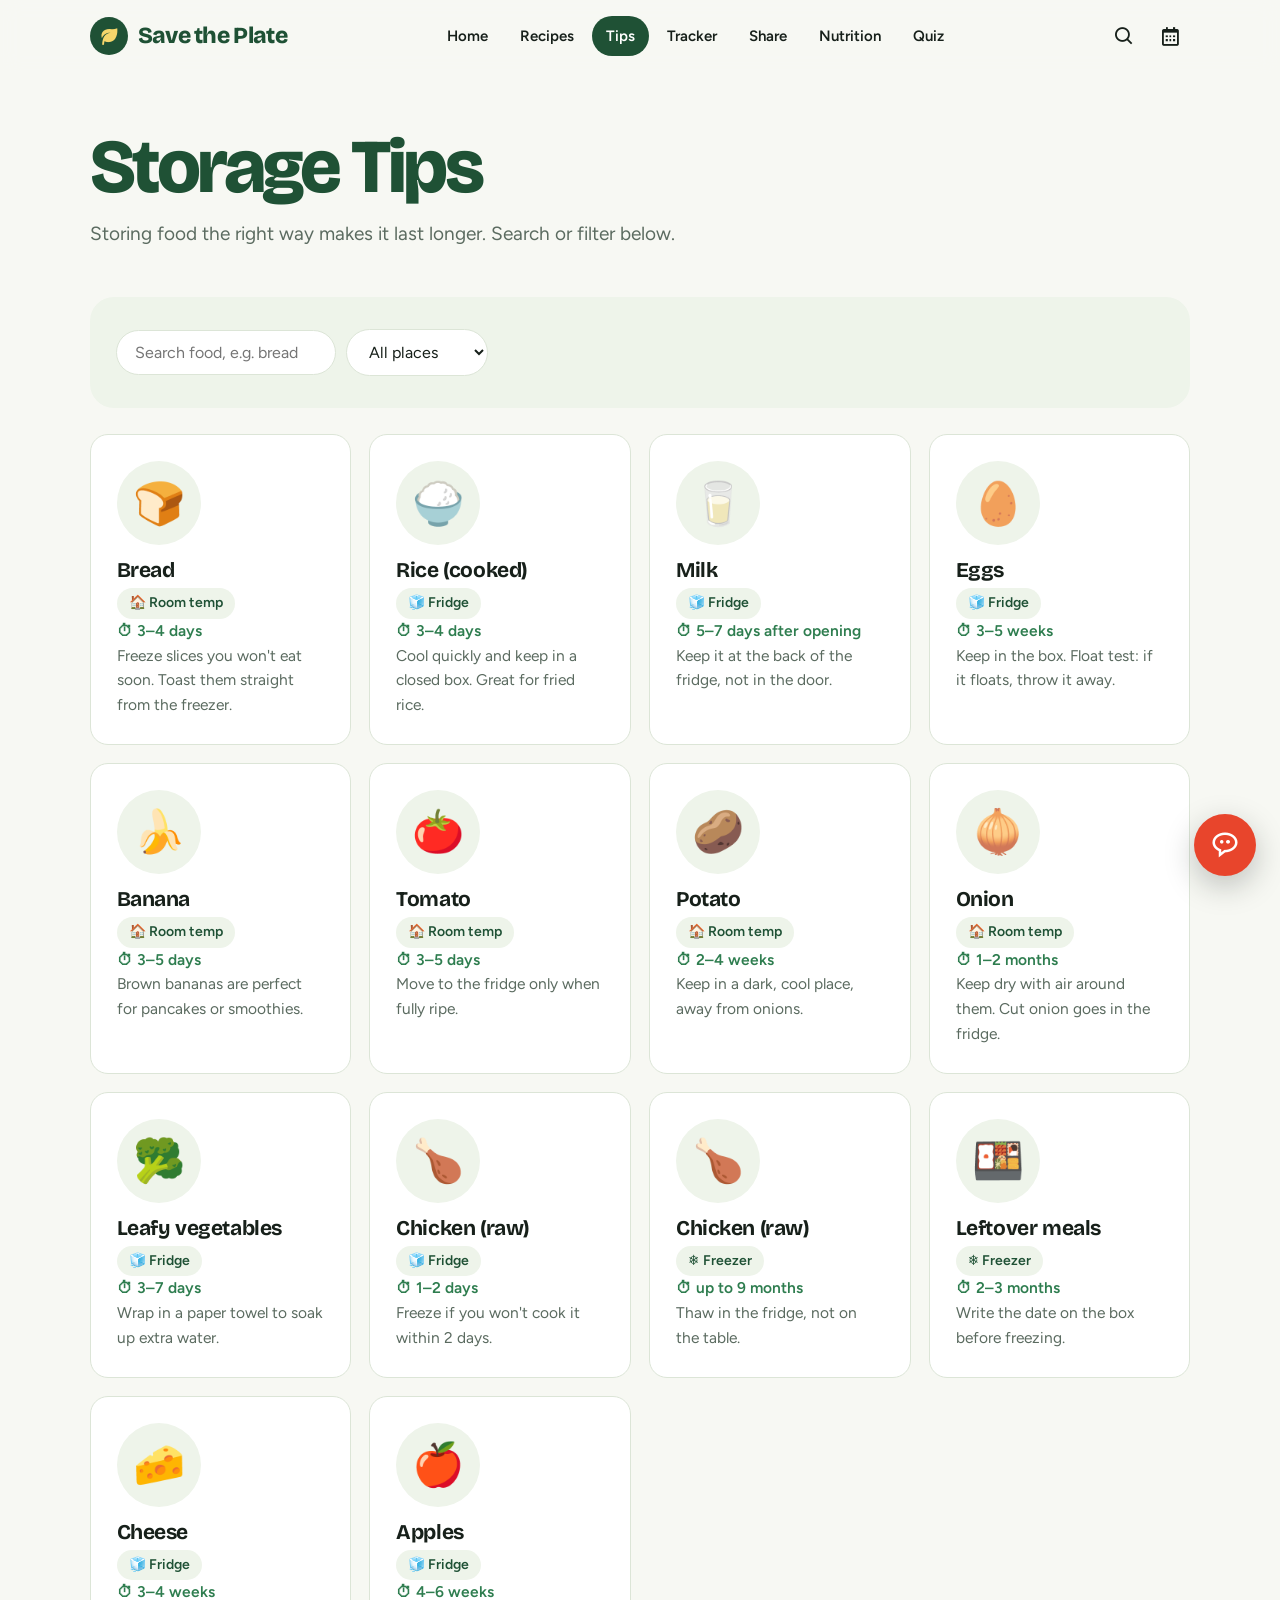
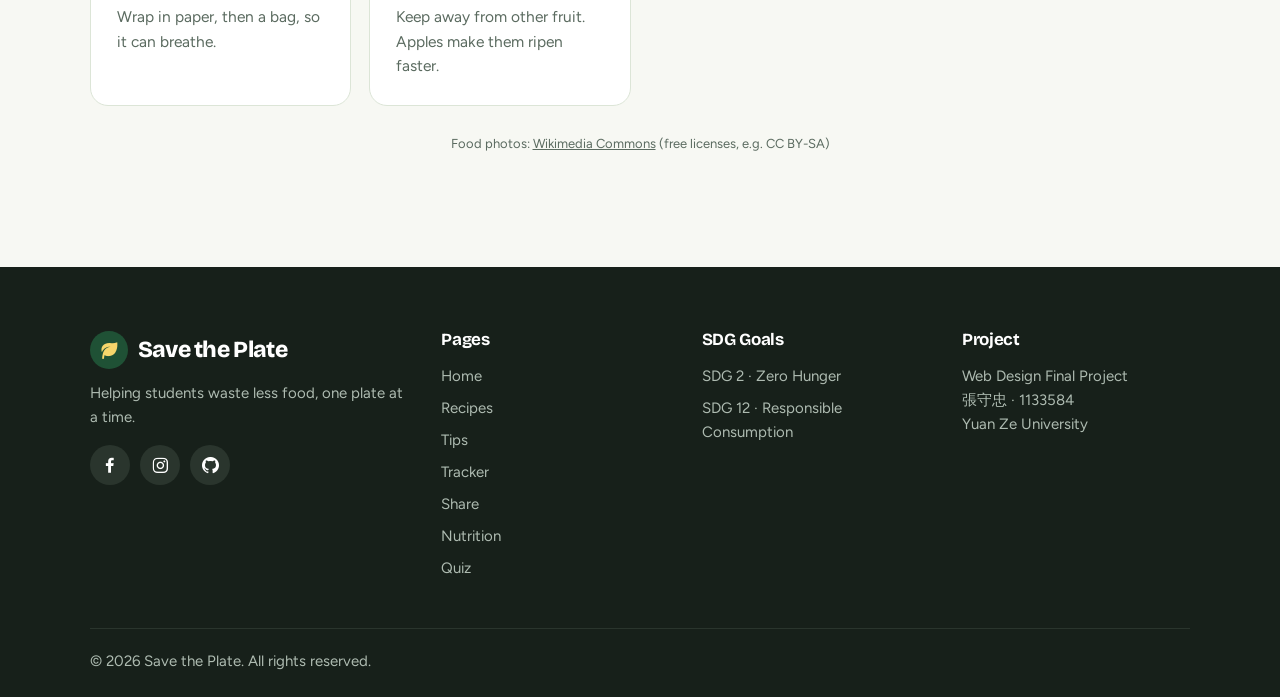
<file: tips.html>
<!DOCTYPE html>
<html lang="en">
<head>
    <meta charset="UTF-8">
    <meta name="viewport" content="width=device-width, initial-scale=1.0">
    <title>Save the Plate - Storage Tips</title>
    <link rel="stylesheet" href="https://unpkg.com/boxicons@2.1.4/css/boxicons.min.css">
    <link rel="stylesheet" href="style.css?v=5">
    <script src="photos.js?v=5"></script>
</head>
<body>

<header class="header">
    <a href="index.html" class="logo"><i class='bx bxs-leaf'></i>Save the Plate</a>
    <nav class="navbar">
        <a href="index.html">Home</a>
        <a href="recipes.html">Recipes</a>
        <a href="tips.html" class="active">Tips</a>
        <a href="tracker.html">Tracker</a>
        <a href="share.html">Share</a>
        <a href="nutrition.html">Nutrition</a>
        <a href="quiz.html">Quiz</a>
    </nav>
    <div class="icons">
        <a href="recipes.html" class='bx bx-search' title="Find recipes"></a>
        <a href="tracker.html" class='bx bx-calendar' title="Expiry tracker"></a>
        <div class='bx bx-menu' id="menu-icon"></div>
    </div>
</header>

<section class="page-banner">
    <h1>Storage Tips</h1>
    <p>Storing food the right way makes it last longer. Search or filter below.</p>
</section>

<section>

    <div class="form-box">
    <input type="text" id="search" placeholder="Search food, e.g. bread" oninput="showTips()">
    <select id="place" onchange="showTips()">
        <option value="all">All places</option>
        <option value="Fridge">Fridge</option>
        <option value="Freezer">Freezer</option>
        <option value="Room temp">Room temp</option>
    </select>
    </div>

    <div class="grid" id="tips"></div>
    <p class="credit">Food photos: <a href="https://commons.wikimedia.org" target="_blank">Wikimedia Commons</a> (free licenses, e.g. CC BY-SA)</p>
</section>

<footer class="footer">
    <div class="footer-grid">
        <div>
            <a href="index.html" class="logo"><i class='bx bxs-leaf'></i>Save the Plate</a>
            <p>Helping students waste less food, one plate at a time.</p>
            <div class="social">
                <a href="#"><i class='bx bxl-facebook'></i></a>
                <a href="#"><i class='bx bxl-instagram'></i></a>
                <a href="#"><i class='bx bxl-github'></i></a>
            </div>
        </div>
        <div>
            <h4>Pages</h4>
            <a href="index.html">Home</a>
            <a href="recipes.html">Recipes</a>
            <a href="tips.html">Tips</a>
            <a href="tracker.html">Tracker</a>
            <a href="share.html">Share</a>
            <a href="nutrition.html">Nutrition</a>
            <a href="quiz.html">Quiz</a>
        </div>
        <div>
            <h4>SDG Goals</h4>
            <a href="index.html#about">SDG 2 · Zero Hunger</a>
            <a href="index.html#about">SDG 12 · Responsible Consumption</a>
        </div>
        <div>
            <h4>Project</h4>
            <p>Web Design Final Project</p>
            <p>張守忠 · 1133584</p>
            <p>Yuan Ze University</p>
        </div>
    </div>
    <p class="copyright">© 2026 Save the Plate. All rights reserved.</p>
</footer>

<script>
    const tips = [
        { food: "Bread", photo: "bread", place: "Room temp", days: "3–4 days", tip: "Freeze slices you won't eat soon. Toast them straight from the freezer." },
        { food: "Rice (cooked)", photo: "rice", place: "Fridge", days: "3–4 days", tip: "Cool quickly and keep in a closed box. Great for fried rice." },
        { food: "Milk", photo: "milk", place: "Fridge", days: "5–7 days after opening", tip: "Keep it at the back of the fridge, not in the door." },
        { food: "Eggs", photo: "egg", place: "Fridge", days: "3–5 weeks", tip: "Keep in the box. Float test: if it floats, throw it away." },
        { food: "Banana", photo: "banana", place: "Room temp", days: "3–5 days", tip: "Brown bananas are perfect for pancakes or smoothies." },
        { food: "Tomato", photo: "tomato", place: "Room temp", days: "3–5 days", tip: "Move to the fridge only when fully ripe." },
        { food: "Potato", photo: "potato", place: "Room temp", days: "2–4 weeks", tip: "Keep in a dark, cool place, away from onions." },
        { food: "Onion", photo: "onion", place: "Room temp", days: "1–2 months", tip: "Keep dry with air around them. Cut onion goes in the fridge." },
        { food: "Leafy vegetables", photo: "greens", place: "Fridge", days: "3–7 days", tip: "Wrap in a paper towel to soak up extra water." },
        { food: "Chicken (raw)", photo: "chicken", place: "Fridge", days: "1–2 days", tip: "Freeze if you won't cook it within 2 days." },
        { food: "Chicken (raw)", photo: "chicken", place: "Freezer", days: "up to 9 months", tip: "Thaw in the fridge, not on the table." },
        { food: "Leftover meals", photo: "meal", place: "Freezer", days: "2–3 months", tip: "Write the date on the box before freezing." },
        { food: "Cheese", photo: "cheese", place: "Fridge", days: "3–4 weeks", tip: "Wrap in paper, then a bag, so it can breathe." },
        { food: "Apples", photo: "apple", place: "Fridge", days: "4–6 weeks", tip: "Keep away from other fruit. Apples make them ripen faster." }
    ];

    const icons = { "Fridge": "🧊", "Freezer": "❄️", "Room temp": "🏠" };

    function showTips() {
        const text = document.getElementById("search").value.toLowerCase();
        const place = document.getElementById("place").value;
        const box = document.getElementById("tips");
        box.innerHTML = "";

        const list = tips.filter(function (t) {
            const nameOk = t.food.toLowerCase().includes(text);
            const placeOk = place === "all" || t.place === place;
            return nameOk && placeOk;
        });

        if (list.length === 0) {
            box.innerHTML = "<p>No tips found.</p>";
            return;
        }

        list.forEach(function (t) {
            box.innerHTML +=
                '<div class="card">' +
                photoTag(t.photo, 'food-photo', 500) +
                '<h3>' + t.food + '</h3>' +
                '<p><span class="sdg">' + icons[t.place] + ' ' + t.place + '</span></p>' +
                '<p class="match">⏱ ' + t.days + '</p>' +
                '<p>' + t.tip + '</p>' +
                '</div>';
        });
    }

    showTips();
</script>

<script src="script.js?v=5"></script>
<script src="chatbot.js?v=5"></script>
</body>
</html>
</file>
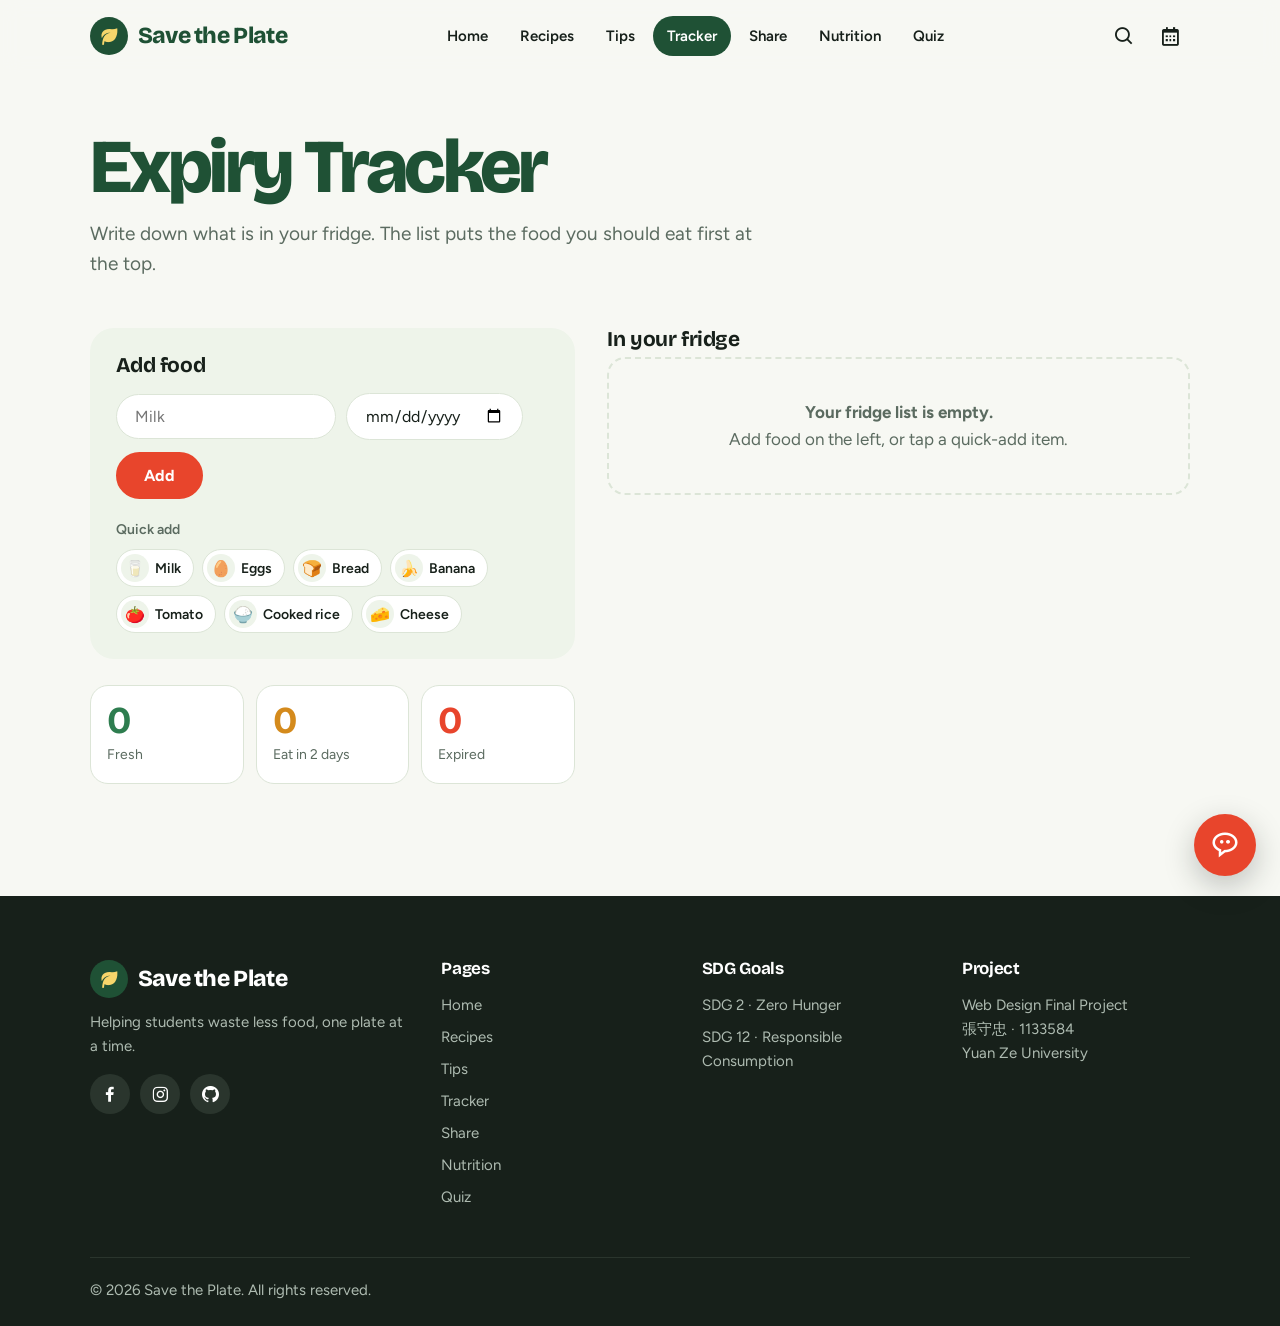
<file: tracker.html>
<!DOCTYPE html>
<html lang="en">
<head>
    <meta charset="UTF-8">
    <meta name="viewport" content="width=device-width, initial-scale=1.0">
    <title>Save the Plate - Expiry Tracker</title>
    <link rel="stylesheet" href="https://unpkg.com/boxicons@2.1.4/css/boxicons.min.css">
    <link rel="stylesheet" href="style.css?v=5">
    <script src="photos.js?v=5"></script>
</head>
<body>

<header class="header">
    <a href="index.html" class="logo"><i class='bx bxs-leaf'></i>Save the Plate</a>
    <nav class="navbar">
        <a href="index.html">Home</a>
        <a href="recipes.html">Recipes</a>
        <a href="tips.html">Tips</a>
        <a href="tracker.html" class="active">Tracker</a>
        <a href="share.html">Share</a>
        <a href="nutrition.html">Nutrition</a>
        <a href="quiz.html">Quiz</a>
    </nav>
    <div class="icons">
        <a href="recipes.html" class='bx bx-search' title="Find recipes"></a>
        <a href="tracker.html" class='bx bx-calendar' title="Expiry tracker"></a>
        <div class='bx bx-menu' id="menu-icon"></div>
    </div>
</header>

<section class="page-banner">
    <h1>Expiry Tracker</h1>
    <p>Write down what is in your fridge. The list puts the food you should eat first at the top.</p>
</section>

<section>

    <div class="tracker-layout">
        <div>
            <div class="form-box">
                <h3>Add food</h3>
                <input type="text" id="food" placeholder="Milk">
                <input type="date" id="date">
                <button class="btn" onclick="addFood()">Add</button>
                <p id="error" class="missing"></p>
                <p class="quick-label">Quick add</p>
                <div class="quick" id="quick"></div>
            </div>
            <div class="status-row">
                <div class="status ok"><b id="nOk">0</b><span>Fresh</span></div>
                <div class="status soon"><b id="nSoon">0</b><span>Eat in 2 days</span></div>
                <div class="status bad"><b id="nBad">0</b><span>Expired</span></div>
            </div>
        </div>
        <div>
            <h3 class="list-title">In your fridge</h3>
            <div id="list"></div>
        </div>
    </div>
</section>

<footer class="footer">
    <div class="footer-grid">
        <div>
            <a href="index.html" class="logo"><i class='bx bxs-leaf'></i>Save the Plate</a>
            <p>Helping students waste less food, one plate at a time.</p>
            <div class="social">
                <a href="#"><i class='bx bxl-facebook'></i></a>
                <a href="#"><i class='bx bxl-instagram'></i></a>
                <a href="#"><i class='bx bxl-github'></i></a>
            </div>
        </div>
        <div>
            <h4>Pages</h4>
            <a href="index.html">Home</a>
            <a href="recipes.html">Recipes</a>
            <a href="tips.html">Tips</a>
            <a href="tracker.html">Tracker</a>
            <a href="share.html">Share</a>
            <a href="nutrition.html">Nutrition</a>
            <a href="quiz.html">Quiz</a>
        </div>
        <div>
            <h4>SDG Goals</h4>
            <a href="index.html#about">SDG 2 · Zero Hunger</a>
            <a href="index.html#about">SDG 12 · Responsible Consumption</a>
        </div>
        <div>
            <h4>Project</h4>
            <p>Web Design Final Project</p>
            <p>張守忠 · 1133584</p>
            <p>Yuan Ze University</p>
        </div>
    </div>
    <p class="copyright">© 2026 Save the Plate. All rights reserved.</p>
</footer>

<style>
    .tracker-layout { display: grid; grid-template-columns: 1fr 1.2fr; gap: 32px; align-items: start; }
    .quick-label { font-weight: 600; margin-top: 14px; color: var(--muted); font-size: 14px; }
    .quick { display: flex; flex-wrap: wrap; gap: 8px; margin-top: 8px; }
    .quick button { display: inline-flex; align-items: center; gap: 6px; font: 600 14px var(--body); color: var(--ink);
        background: #fff; border: 1.5px solid var(--line); border-radius: 999px; padding: 4px 12px 4px 4px; cursor: pointer; }
    .quick button:hover { border-color: var(--leaf-2); }
    .quick img, .quick .emoji { width: 28px; height: 28px; border-radius: 50%; object-fit: cover; font-size: 16px; margin: 0; }
    .status-row { display: grid; grid-template-columns: repeat(3, 1fr); gap: 12px; }
    .status { border-radius: 18px; padding: 16px; background: #fff; border: 1px solid var(--line); }
    .status b { display: block; font-family: var(--display); font-size: 38px; line-height: 1; }
    .status span { font-size: 14px; color: var(--muted); }
    .status.ok b { color: var(--leaf-2); }
    .status.soon b { color: #D48A1C; }
    .status.bad b { color: var(--tomato); }
    .list-title { margin-bottom: 6px; }
    .food-item { gap: 14px; justify-content: flex-start; }
    .food-item .thumb img, .food-item .thumb .emoji { width: 48px; height: 48px; border-radius: 50%; object-fit: cover; font-size: 24px; margin: 0; }
    .food-item .info { flex: 1; }
    .food-item .info small { display: block; color: var(--muted); }
    .pill { font-size: 13px; font-weight: 700; padding: 4px 10px; border-radius: 999px; background: var(--mint); color: var(--leaf); white-space: nowrap; }
    .food-item.soon .pill { background: #FCEFD6; color: #9A5D07; }
    .food-item.expired .pill { background: #FDE3DE; color: var(--tomato-dark); }
    .empty { text-align: center; padding: 40px 20px; border: 2px dashed var(--line); border-radius: 18px; color: var(--muted); }
    @media (max-width: 860px) { .tracker-layout { grid-template-columns: 1fr; } }
</style>

<script>
    // Load saved food from the browser
    let foods = [];
    try {
        foods = JSON.parse(localStorage.getItem("foods")) || [];
    } catch (e) {
        foods = [];
    }

    function save() {
        try { localStorage.setItem("foods", JSON.stringify(foods)); } catch (e) {}
    }

    function daysLeft(dateText) {
        const today = new Date();
        today.setHours(0, 0, 0, 0);
        const end = new Date(dateText + "T00:00:00");
        return Math.round((end - today) / (1000 * 60 * 60 * 24));
    }

    function addFood() {
        const name = document.getElementById("food").value.trim();
        const date = document.getElementById("date").value;
        const error = document.getElementById("error");

        if (name === "" || date === "") {
            error.textContent = "Please enter a food name and a date.";
            return;
        }
        error.textContent = "";

        foods.push({ name: name, date: date });
        save();
        document.getElementById("food").value = "";
        document.getElementById("date").value = "";
        showList();
    }

    // Match a typed food name to a photo
    function photoFor(name) {
        const n = name.toLowerCase();
        for (const key in PHOTOS) {
            if (n.includes(key) || (key === "egg" && n.includes("egg")) || (key === "apple" && n.includes("apple"))) return key;
        }
        if (n.includes("noodle")) return "noodles";
        if (n.includes("broccoli") || n.includes("lettuce") || n.includes("spinach")) return "greens";
        return null;
    }

    // Quick add: common foods with a typical shelf life (days)
    const QUICK = [["Milk", "milk", 5], ["Eggs", "egg", 21], ["Bread", "bread", 4], ["Banana", "banana", 4],
                   ["Tomato", "tomato", 5], ["Cooked rice", "rice", 3], ["Cheese", "cheese", 21]];
    document.getElementById("quick").innerHTML = QUICK.map(function (q, i) {
        return '<button type="button" onclick="quickAdd(' + i + ')">' + photoTag(q[1], "q-photo", 80) + q[0] + '</button>';
    }).join("");

    function quickAdd(i) {
        const d = new Date();
        d.setDate(d.getDate() + QUICK[i][2]);
        const date = d.getFullYear() + "-" + String(d.getMonth() + 1).padStart(2, "0") + "-" + String(d.getDate()).padStart(2, "0");
        foods.push({ name: QUICK[i][0], date: date });
        save();
        showList();
    }

    function removeFood(i) {
        foods.splice(i, 1);
        save();
        showList();
    }

    function showList() {
        const list = document.getElementById("list");
        list.innerHTML = "";

        let ok = 0, soon = 0, bad = 0;
        if (foods.length === 0) {
            list.innerHTML = '<div class="empty"><b>Your fridge list is empty.</b><br>Add food on the left, or tap a quick-add item.</div>';
            ["nOk", "nSoon", "nBad"].forEach(function (id) { document.getElementById(id).textContent = 0; });
            return;
        }

        // Soonest expiry first
        foods.sort(function (a, b) { return a.date.localeCompare(b.date); });

        foods.forEach(function (f, i) {
            const d = daysLeft(f.date);
            let cls = "", text = "";
            if (d < 0)       { cls = "expired"; text = "Expired " + (-d) + (d === -1 ? " day ago" : " days ago"); bad++; }
            else if (d === 0){ cls = "soon";    text = "Eat today"; soon++; }
            else if (d <= 2) { cls = "soon";    text = d + (d === 1 ? " day left" : " days left"); soon++; }
            else             { cls = "";        text = d + " days left"; ok++; }

            const key = photoFor(f.name);
            const thumb = key ? photoTag(key, "t-photo", 120) : '<div class="emoji">🥫</div>';
            const nice = new Date(f.date + "T00:00:00").toLocaleDateString("en-US", { month: "short", day: "numeric" });

            list.innerHTML +=
                '<div class="food-item ' + cls + '">' +
                '<span class="thumb">' + thumb + '</span>' +
                '<span class="info"><b>' + f.name + '</b><small>Use by ' + nice + '</small></span>' +
                '<span class="pill">' + text + '</span>' +
                '<button class="delete" onclick="removeFood(' + i + ')" aria-label="Remove ' + f.name + '">✕</button>' +
                '</div>';
        });
        document.getElementById("nOk").textContent = ok;
        document.getElementById("nSoon").textContent = soon;
        document.getElementById("nBad").textContent = bad;
    }

    showList();
</script>

<script src="script.js?v=5"></script>
<script src="chatbot.js?v=5"></script>
</body>
</html>
</file>
<file: style.css>
/* =========================================================
   Save the Plate — design system
   Palette: leaf green, tomato red, butter yellow, fresh white
   Type:    Bricolage Grotesque (headings) + Figtree (text)
   ========================================================= */
@import url('https://fonts.googleapis.com/css2?family=Bricolage+Grotesque:opsz,wght@12..96,500;12..96,700;12..96,800&family=Figtree:wght@400;500;600;700&display=swap');

:root {
    --leaf: #1F5135;        /* primary green */
    --leaf-2: #2E7D4F;      /* lighter green */
    --tomato: #E8452C;      /* action color */
    --tomato-dark: #C7351E;
    --butter: #F6D66B;      /* highlight */
    --paper: #F7F8F3;       /* page background */
    --mint: #EEF4EA;        /* soft surface */
    --line: #DCE5D7;        /* borders */
    --ink: #17201A;         /* text */
    --muted: #5B6B60;       /* secondary text */
    --radius: 18px;
    --display: 'Bricolage Grotesque', 'Figtree', sans-serif;
    --body: 'Figtree', system-ui, sans-serif;
}

*,
*::before,
*::after {
    margin: 0;
    padding: 0;
    box-sizing: border-box;
}
html {
    scroll-behavior: smooth;
}
body {
    font-family: var(--body);
    font-size: 17px;
    line-height: 1.6;
    color: var(--ink);
    background: var(--paper);
}
img {
    max-width: 100%;
}
h1, h2, h3, h4 {
    font-family: var(--display);
    color: var(--ink);
    line-height: 1.1;
    letter-spacing: -0.02em;
}
h3 {
    font-size: 21px;
    margin-bottom: 6px;
}
p {
    max-width: 70ch;
}
a {
    color: var(--leaf-2);
}
:focus-visible {
    outline: 3px solid var(--butter);
    outline-offset: 2px;
    border-radius: 6px;
}
section {
    padding: 72px 7%;
}

/* ---------------- Header ---------------- */
.header {
    position: sticky;
    top: 0;
    z-index: 100;
    display: flex;
    align-items: center;
    justify-content: space-between;
    gap: 20px;
    padding: 16px 7%;
    background: rgba(247, 248, 243, 0.92);
    backdrop-filter: blur(10px);
    border-bottom: 1px solid transparent;
    transition: border-color 0.3s;
}
.header.sticky {
    border-bottom-color: var(--line);
}
.logo {
    display: flex;
    align-items: center;
    gap: 10px;
    font-family: var(--display);
    font-weight: 800;
    font-size: 23px;
    letter-spacing: -0.03em;
    color: var(--leaf);
    text-decoration: none;
}
.logo i {
    display: grid;
    place-items: center;
    width: 38px;
    height: 38px;
    border-radius: 50%;
    background: var(--leaf);
    color: var(--butter);
    font-size: 20px;
}
.logo span {
    color: var(--leaf);
}
.navbar {
    display: flex;
    gap: 4px;
}
.navbar a {
    font-weight: 600;
    font-size: 15px;
    color: var(--ink);
    text-decoration: none;
    padding: 8px 14px;
    border-radius: 999px;
    transition: background 0.2s, color 0.2s;
}
.navbar a:hover {
    background: var(--mint);
}
.navbar a.active {
    background: var(--leaf);
    color: #fff;
}
.icons {
    display: flex;
    align-items: center;
    gap: 6px;
}
.icons a,
.icons div {
    display: grid;
    place-items: center;
    width: 40px;
    height: 40px;
    border-radius: 50%;
    font-size: 22px;
    color: var(--ink);
    text-decoration: none;
    cursor: pointer;
}
.icons a:hover,
.icons div:hover {
    background: var(--mint);
}
#menu-icon {
    display: none;
}

/* ---------------- Buttons ---------------- */
.btn {
    display: inline-flex;
    align-items: center;
    gap: 8px;
    font-family: var(--body);
    font-weight: 700;
    font-size: 16px;
    color: #fff;
    background: var(--tomato);
    border: 2px solid var(--tomato);
    padding: 12px 26px;
    margin: 6px 8px 6px 0;
    border-radius: 999px;
    text-decoration: none;
    cursor: pointer;
    transition: background 0.2s, transform 0.15s;
}
.btn:hover {
    background: var(--tomato-dark);
    border-color: var(--tomato-dark);
}
.btn:active {
    transform: scale(0.97);
}
.btn.outline {
    background: transparent;
    color: var(--ink);
    border-color: var(--ink);
}
.btn.outline:hover {
    background: var(--ink);
    color: #fff;
}
.btn:disabled {
    cursor: default;
    transform: none;
}
#options .btn:disabled {
    opacity: 1;
}

/* ---------------- Home: hero ---------------- */
.hero {
    display: grid;
    grid-template-columns: 1.05fr 1fr;
    align-items: center;
    gap: 56px;
    padding-top: 48px;
    padding-bottom: 80px;
}
.hero h1 {
    font-size: clamp(44px, 6.4vw, 92px);
    font-weight: 800;
    letter-spacing: -0.045em;
    line-height: 0.95;
    color: var(--leaf);
}
.hero .lead {
    font-size: 20px;
    color: var(--muted);
    margin: 24px 0 30px;
    max-width: 34ch;
}
.hero-note {
    margin-top: 26px;
    font-size: 15px;
    color: var(--muted);
}
.hero-note b {
    color: var(--ink);
}
.crate {
    display: grid;
    grid-template-columns: repeat(3, 1fr);
    gap: 14px;
    padding: 18px;
    background: var(--leaf);
    border-radius: 28px;
    transform: rotate(-2deg);
}
.crate img,
.crate .emoji {
    width: 100%;
    aspect-ratio: 1;
    object-fit: cover;
    border-radius: 16px;
    background: var(--mint);
    animation: pop 0.6s cubic-bezier(.2, .8, .3, 1.2) both;
}
.crate > *:nth-child(2) { animation-delay: 0.08s; }
.crate > *:nth-child(3) { animation-delay: 0.16s; }
.crate > *:nth-child(4) { animation-delay: 0.24s; }
.crate > *:nth-child(5) { animation-delay: 0.32s; }
.crate > *:nth-child(6) { animation-delay: 0.40s; }
@keyframes pop {
    from { opacity: 0; transform: scale(0.85); }
    to   { opacity: 1; transform: scale(1); }
}
.crate-label {
    grid-column: 1 / -1;
    color: var(--butter);
    font-family: var(--display);
    font-weight: 700;
    font-size: 18px;
    padding: 4px 6px 0;
}

/* ---------------- Home: numbers band ---------------- */
.band {
    background: var(--leaf);
    color: #E7F0E3;
    display: grid;
    grid-template-columns: repeat(3, 1fr);
    gap: 40px;
    padding-top: 56px;
    padding-bottom: 56px;
}
.band .big-number {
    font-family: var(--display);
    font-size: clamp(40px, 5vw, 64px);
    font-weight: 800;
    letter-spacing: -0.04em;
    color: var(--butter);
    line-height: 1;
    margin-bottom: 10px;
}
.band p {
    font-size: 16px;
}
.band small {
    display: block;
    margin-top: 6px;
    color: #A9C2AE;
    font-size: 13px;
}

/* ---------------- Section headings ---------------- */
.heading {
    max-width: 760px;
    margin-bottom: 36px;
}
.heading span {
    display: none;
}
.heading h2,
.section-title {
    font-size: clamp(32px, 4vw, 48px);
    font-weight: 800;
    letter-spacing: -0.035em;
}
.heading p {
    color: var(--muted);
    margin-top: 10px;
}

/* ---------------- Home: tools bento ---------------- */
.bento {
    display: grid;
    grid-template-columns: 1.4fr 1fr 1fr;
    grid-auto-rows: minmax(200px, auto);
    gap: 16px;
}
.tile {
    position: relative;
    display: flex;
    flex-direction: column;
    justify-content: flex-end;
    padding: 26px;
    border-radius: 24px;
    background: #fff;
    border: 1px solid var(--line);
    color: var(--ink);
    text-decoration: none;
    overflow: hidden;
    transition: border-color 0.2s, transform 0.2s;
}
.tile:hover {
    border-color: var(--leaf-2);
    transform: translateY(-3px);
}
.tile h3 {
    font-size: 26px;
}
.tile p {
    color: var(--muted);
    font-size: 15px;
}
.tile i {
    position: absolute;
    top: 22px;
    right: 22px;
    font-size: 30px;
    color: var(--leaf-2);
}
.tile.big {
    grid-row: span 2;
    background: var(--leaf);
    border-color: var(--leaf);
    color: #fff;
}
.tile.big h3 {
    color: #fff;
    font-size: 34px;
}
.tile.big p {
    color: #CFE0CC;
}
.tile.big i {
    color: var(--butter);
}
.tile.big .stack {
    display: flex;
    margin-bottom: auto;
}
.tile.big .stack img,
.tile.big .stack .emoji {
    width: 92px;
    height: 92px;
    border-radius: 50%;
    object-fit: cover;
    border: 4px solid var(--leaf);
    margin-right: -18px;
    background: var(--mint);
}
.tile.yellow {
    background: var(--butter);
    border-color: var(--butter);
}
.tile.yellow i,
.tile.yellow p {
    color: var(--ink);
}

/* ---------------- Home: about / SDG ---------------- */
.about {
    display: grid;
    grid-template-columns: 1fr 1fr;
    gap: 56px;
    align-items: center;
}
.about-photo {
    width: 100%;
    aspect-ratio: 4 / 3;
    object-fit: cover;
    border-radius: 28px;
    background: var(--mint);
}
.about h2 {
    font-size: clamp(30px, 3.6vw, 44px);
    font-weight: 800;
    margin-bottom: 16px;
}
.about p {
    color: var(--muted);
    margin-bottom: 14px;
}
.goals {
    display: grid;
    gap: 12px;
    margin: 22px 0;
}
.goal {
    display: flex;
    gap: 16px;
    align-items: center;
    padding: 14px 18px;
    background: #fff;
    border: 1px solid var(--line);
    border-radius: var(--radius);
}
.goal b {
    flex: none;
    display: grid;
    place-items: center;
    width: 52px;
    height: 52px;
    border-radius: 14px;
    font-family: var(--display);
    font-size: 22px;
    color: #fff;
}
.goal.g2 b { background: #D3A029; }   /* SDG 2 color */
.goal.g12 b { background: #BF8B2E; }  /* SDG 12 color */
.goal span {
    font-weight: 600;
}
.goal small {
    display: block;
    color: var(--muted);
    font-weight: 400;
}

/* ---------------- Inner page banner ---------------- */
.page-banner {
    padding: 56px 7% 40px;
    background: transparent;
    text-align: left;
}
.page-banner h1 {
    font-size: clamp(40px, 6vw, 76px);
    font-weight: 800;
    letter-spacing: -0.045em;
    color: var(--leaf);
    line-height: 1;
}
.page-banner p {
    margin-top: 14px;
    font-size: 19px;
    color: var(--muted);
    max-width: 56ch;
}
.page-banner + section {
    padding-top: 8px;
}

/* ---------------- Cards & grids ---------------- */
.grid {
    display: grid;
    grid-template-columns: repeat(auto-fill, minmax(250px, 1fr));
    gap: 18px;
}
.card {
    position: relative;
    background: #fff;
    border: 1px solid var(--line);
    border-radius: var(--radius);
    padding: 26px;
    overflow: hidden;
    transition: border-color 0.2s;
}
.grid .card:hover {
    border-color: var(--leaf-2);
}
.card h3 {
    color: var(--ink);
}
.card p {
    color: var(--muted);
    font-size: 15.5px;
}
.center {
    text-align: center;
}
.emoji {
    display: grid;
    place-items: center;
    width: 84px;
    height: 84px;
    border-radius: 50%;
    background: var(--mint);
    font-size: 42px;
    margin-bottom: 14px;
}
.center .emoji {
    margin: 0 auto 14px;
}
.sdg {
    display: inline-flex;
    align-items: center;
    gap: 4px;
    background: var(--mint);
    color: var(--leaf);
    padding: 4px 12px;
    border-radius: 999px;
    font-size: 14px;
    font-weight: 600;
}
.big-number {
    font-family: var(--display);
    font-weight: 800;
    font-size: 40px;
    color: var(--leaf);
}

/* ---------------- Food photos ---------------- */
.food-photo {
    display: block;
    width: calc(100% + 52px);
    max-width: none;
    height: 190px;
    margin: -26px -26px 18px;
    object-fit: cover;
    background: var(--mint);
}
.photo-row {
    display: flex;
    margin-bottom: 16px;
}
.photo-row img,
.photo-row .emoji {
    width: 64px;
    height: 64px;
    border-radius: 50%;
    object-fit: cover;
    border: 3px solid #fff;
    box-shadow: 0 0 0 1px var(--line);
    margin: 0 -10px 0 0;
    font-size: 30px;
}
.chip-photo {
    width: 32px;
    height: 32px;
    border-radius: 50%;
    object-fit: cover;
    vertical-align: middle;
    margin-right: 8px;
}
.credit {
    text-align: center;
    font-size: 13px;
    color: var(--muted);
    margin: 28px auto 0;
}
.credit a {
    color: var(--muted);
}

/* ---------------- Ingredient chips (recipes) ---------------- */
.ingredients {
    display: flex;
    flex-wrap: wrap;
    gap: 10px;
    margin: 0 0 20px;
}
.ingredients label {
    display: inline-flex;
    align-items: center;
    background: #fff;
    border: 1.5px solid var(--line);
    border-radius: 999px;
    padding: 5px 16px 5px 6px;
    cursor: pointer;
    font-weight: 600;
    text-transform: capitalize;
    transition: border-color 0.2s, background 0.2s;
}
.ingredients label:hover {
    border-color: var(--leaf-2);
}
.ingredients label:has(input:checked) {
    background: var(--leaf);
    border-color: var(--leaf);
    color: #fff;
}
.ingredients input {
    position: absolute;
    opacity: 0;
    pointer-events: none;
}
.ingredients label:focus-within {
    outline: 3px solid var(--butter);
}
.ingredients label .emoji {
    display: inline-grid;
    width: 32px;
    height: 32px;
    font-size: 18px;
    margin: 0 8px 0 0;
}
.card .missing,
.missing {
    color: var(--tomato-dark);
    font-size: 14px;
    font-weight: 500;
}
.card .match,
.match {
    color: var(--leaf-2);
    font-weight: 600;
}
#message {
    font-weight: 600;
    margin: 18px 0;
}

/* ---------------- Forms ---------------- */
input[type="text"],
input[type="date"],
input[type="number"],
select {
    font-family: var(--body);
    font-size: 16px;
    color: var(--ink);
    padding: 12px 18px;
    border: 1.5px solid var(--line);
    border-radius: 999px;
    background: #fff;
    margin: 6px 6px 6px 0;
    outline: none;
    transition: border-color 0.2s;
}
input:focus,
select:focus {
    border-color: var(--leaf-2);
}
.form-box {
    background: var(--mint);
    border-radius: 24px;
    padding: 26px;
    margin-bottom: 26px;
}
.form-box h3 {
    margin-bottom: 10px;
}

/* ---------------- Expiry tracker ---------------- */
.food-item {
    display: flex;
    justify-content: space-between;
    align-items: center;
    background: #fff;
    border: 1px solid var(--line);
    border-left: 8px solid var(--leaf-2);
    border-radius: 14px;
    padding: 14px 20px;
    margin-top: 10px;
}
.food-item.soon {
    border-left-color: #E9A23B;
}
.food-item.expired {
    border-left-color: var(--tomato);
}
.delete {
    background: none;
    border: none;
    color: var(--tomato);
    font-size: 20px;
    font-weight: 600;
    cursor: pointer;
    padding: 4px 8px;
    border-radius: 8px;
}
.delete:hover {
    background: #FDECE9;
}

/* ---------------- Footer ---------------- */
.footer {
    background: var(--ink);
    color: #AEBBB1;
    padding: 64px 7% 24px;
    margin-top: 40px;
}
.footer-grid {
    display: grid;
    grid-template-columns: 1.4fr 1fr 1fr 1fr;
    gap: 32px;
}
.footer h4 {
    color: #fff;
    font-size: 17px;
    margin-bottom: 14px;
}
.footer a {
    display: block;
    color: #AEBBB1;
    text-decoration: none;
    margin-bottom: 8px;
    font-size: 15px;
}
.footer a:hover {
    color: var(--butter);
}
.footer p {
    font-size: 15px;
}
.footer .logo {
    display: flex;
    font-size: 23px;
    color: #fff;
    margin-bottom: 12px;
}
.footer .logo span {
    color: #fff;
}
.social {
    display: flex;
    gap: 10px;
    margin-top: 16px;
}
.social a {
    display: grid;
    place-items: center;
    width: 40px;
    height: 40px;
    border-radius: 50%;
    background: #2A352D;
    font-size: 20px;
    color: #fff;
    margin: 0;
}
.social a:hover {
    background: var(--tomato);
    color: #fff;
}
.copyright {
    border-top: 1px solid #2A352D;
    margin-top: 40px;
    padding-top: 20px;
    font-size: 13px;
    max-width: none;
}

/* ---------------- Motion ---------------- */
.reveal {
    opacity: 1;
}
@media (prefers-reduced-motion: reduce) {
    *,
    *::before,
    *::after {
        animation: none !important;
        transition: none !important;
    }
}

/* ---------------- Responsive ---------------- */
@media (max-width: 1100px) {
    .navbar a {
        padding: 8px 10px;
        font-size: 14px;
    }
}
@media (max-width: 960px) {
    #menu-icon {
        display: grid;
    }
    .navbar {
        position: absolute;
        top: 100%;
        left: 0;
        right: 0;
        flex-direction: column;
        gap: 0;
        background: var(--paper);
        border-bottom: 1px solid var(--line);
        max-height: 0;
        overflow: hidden;
        transition: max-height 0.35s;
    }
    .navbar.open {
        max-height: 520px;
    }
    .navbar a {
        border-radius: 0;
        padding: 14px 7%;
        font-size: 16px;
    }
    .hero,
    .about {
        grid-template-columns: 1fr;
        gap: 36px;
    }
    .crate {
        transform: none;
    }
    .bento {
        grid-template-columns: 1fr 1fr;
    }
    .tile.big {
        grid-column: 1 / -1;
        grid-row: auto;
        min-height: 320px;
    }
    .footer-grid {
        grid-template-columns: 1fr 1fr;
    }
}
@media (max-width: 600px) {
    body {
        font-size: 16px;
    }
    section {
        padding: 48px 6%;
    }
    .band {
        grid-template-columns: 1fr;
        gap: 26px;
    }
    .bento {
        grid-template-columns: 1fr;
    }
    .icons a {
        display: none;
    }
}
</file>
